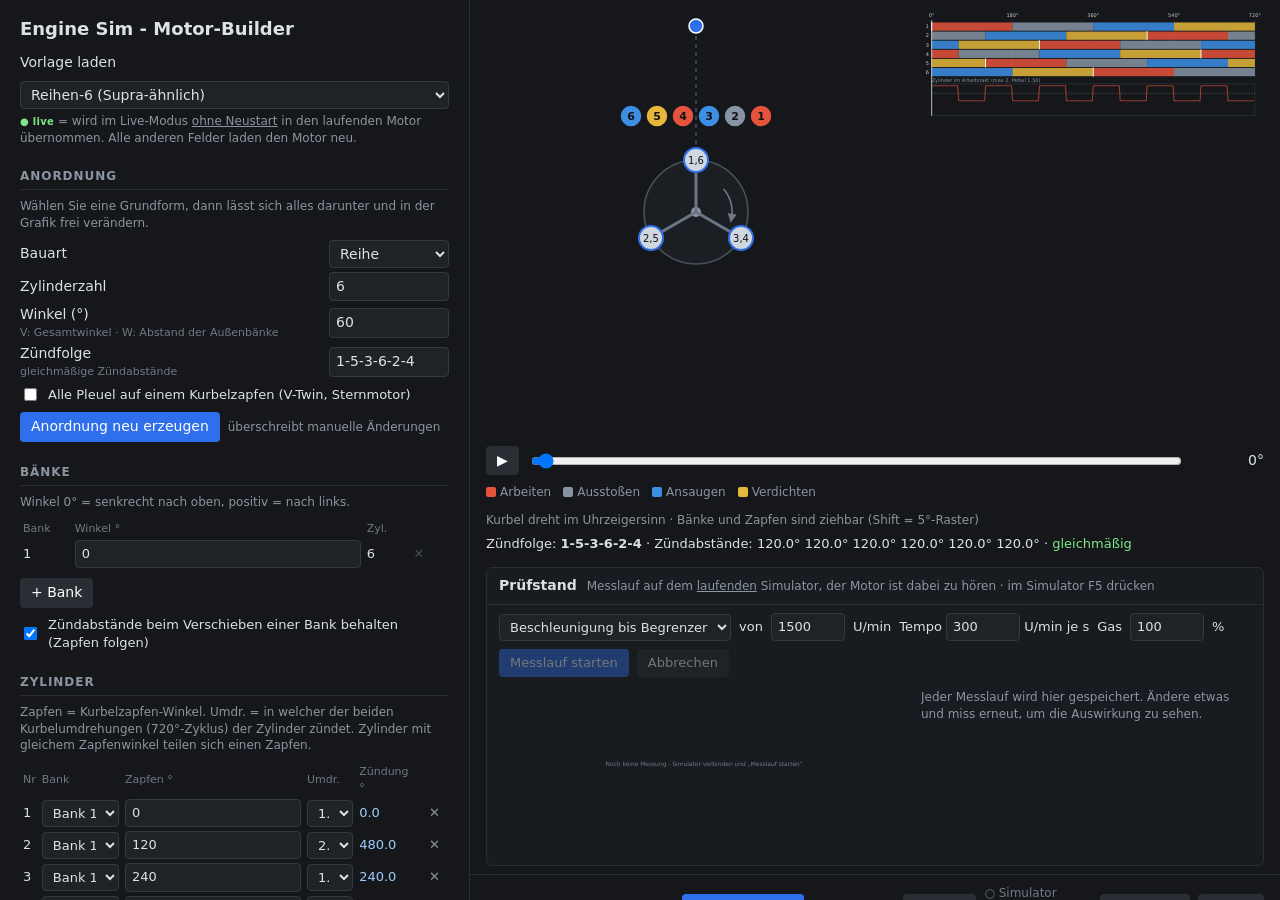
<file: tools/engine-builder.html>
<!DOCTYPE html>
<html lang="de">
<head>
<meta charset="utf-8">
<title>Engine Sim - Motor-Builder</title>
<style>
    * { box-sizing: border-box; }
    body { margin: 0; font: 14px/1.4 system-ui, sans-serif; background: #15171a; color: #dde1e6; display: flex; height: 100vh; }
    #form { width: 470px; flex: none; overflow-y: auto; padding: 16px 20px 40px; border-right: 1px solid #2a2e34; }
    #out { flex: 1; overflow-y: auto; min-width: 0; display: flex; flex-direction: column; }
    h1 { font-size: 18px; margin: 0 0 12px; }
    h2 { font-size: 12px; text-transform: uppercase; letter-spacing: .08em; color: #8b95a1; margin: 22px 0 8px; border-bottom: 1px solid #2a2e34; padding-bottom: 4px; }
    label.f { display: grid; grid-template-columns: 1fr 120px; gap: 8px; align-items: center; margin: 4px 0; }
    .sliderbox { display: flex; flex-direction: column; gap: 3px; min-width: 0; }
    .sliderbox input[type=range] { width: 100%; margin: 0; padding: 0; accent-color: #3b82f6; }
    label.f span small { color: #6f7a86; display: block; font-size: 11px; }
    label.wide { grid-template-columns: 1fr; }
    div.f.ro { display: grid; grid-template-columns: 1fr 160px; gap: 8px; align-items: center; margin: 6px 0; }
    div.f.ro span small { color: #6f7a86; display: block; font-size: 11px; }
    div.f.ro output { font-weight: 600; color: #fff; text-align: right; font-variant-numeric: tabular-nums; }
    div.f.ro output small { display: block; color: #8b95a1; font-weight: 400; font-size: 11px; }
    label.chk { display: flex; gap: 8px; align-items: center; margin: 6px 0; font-size: 13px; }
    label.chk input { width: auto; }
    input, select { background: #1f2327; color: inherit; border: 1px solid #333940; border-radius: 4px; padding: 4px 6px; font: inherit; width: 100%; }
    table { width: 100%; border-collapse: collapse; font-size: 13px; }
    td, th { padding: 2px 3px; text-align: left; font-weight: normal; }
    th { color: #6f7a86; font-size: 11px; }
    tr.sel td { background: #26303d; }
    td.fire { color: #9ecbff; font-variant-numeric: tabular-nums; }
    .stats { display: flex; gap: 8px; flex-wrap: wrap; margin: 12px 0 0; }
    .chip { background: #1f2327; border: 1px solid #333940; border-radius: 4px; padding: 3px 8px; font-size: 12px; }
    .chip b { color: #fff; }
    #msgs { margin: 10px 0 0; font-size: 12px; }
    .err { color: #ff7b72; } .warn { color: #e3b341; } .ok { color: #7ee787; }
    button { background: #2f6feb; color: #fff; border: 0; border-radius: 4px; padding: 5px 11px; font: inherit; cursor: pointer; }
    button.sec { background: #2a2e34; }
    button.x { background: none; color: #8b95a1; padding: 0 6px; }
    button:disabled { opacity: .4; cursor: default; }
    .row { display: flex; gap: 8px; align-items: center; margin: 8px 0; }
    #gfx { display: flex; gap: 12px; padding: 12px 16px 0; align-items: flex-start; }
    #endwrap { width: 420px; flex: none; touch-action: none; user-select: none; }
    #tlwrap { flex: 1; min-width: 0; }
    svg text { fill: #c9d1d9; font: 11px system-ui, sans-serif; }
    #ctrl { display: flex; gap: 10px; align-items: center; padding: 8px 16px; }
    #ctrl input[type=range] { flex: 1; }
    #legend { display: flex; gap: 12px; padding: 0 16px; font-size: 12px; color: #8b95a1; flex-wrap: wrap; }
    #legend i { display: inline-block; width: 10px; height: 10px; border-radius: 2px; margin-right: 4px; vertical-align: -1px; }
    #info { padding: 6px 16px; font-size: 13px; }
    #bar { padding: 10px 16px; border-top: 1px solid #2a2e34; border-bottom: 1px solid #2a2e34; display: flex; gap: 8px; align-items: center; margin-top: 8px; }
    #bar input { width: 240px; }
    pre { margin: 0; padding: 14px 18px; overflow: auto; flex: 1; min-height: 320px; font: 12px/1.45 Consolas, monospace; white-space: pre; }
    #hint { padding: 8px 16px; font-size: 12px; color: #8b95a1; border-top: 1px solid #2a2e34; }
    code { background: #1f2327; padding: 1px 4px; border-radius: 3px; }
    .help { font-size: 12px; color: #8b95a1; margin: 4px 0 8px; }
    #dynoPanel { margin: 8px 16px 0; border: 1px solid #2a2e34; border-radius: 6px; background: #181b1f; }
    #dynoPanel .dynohead { padding: 8px 12px; border-bottom: 1px solid #2a2e34; display: flex; gap: 10px; align-items: baseline; }
    #dynoPanel .dynoctl { padding: 8px 12px; display: flex; gap: 8px; align-items: center; flex-wrap: wrap; font-size: 13px; }
    #dynoPanel .dynoctl input { width: 74px; }
    #dynoPanel .dynomain { display: flex; gap: 12px; padding: 0 12px 12px; align-items: flex-start; }
    #dChart { flex: 1; min-width: 0; }
    #dRuns { width: 330px; flex: none; font-size: 12px; max-height: 300px; overflow-y: auto; }
    .run { display: grid; grid-template-columns: 16px 1fr auto; gap: 6px; align-items: start; padding: 5px 0; border-bottom: 1px solid #23272c; }
    .run .sw { width: 12px; height: 12px; border-radius: 3px; margin-top: 2px; cursor: pointer; }
    .run input.nm { width: 100%; padding: 1px 4px; font-size: 12px; }
    .run small { display: block; color: #8b95a1; line-height: 1.3; }
    .run small.chg { color: #e3b341; }
    #dBar { height: 4px; background: #23272c; border-radius: 2px; margin: 0 12px 8px; overflow: hidden; display: none; }
    #dBar i { display: block; height: 100%; width: 0; background: #2f6feb; transition: width .3s; }
    table.map { width: auto; border-collapse: separate; border-spacing: 2px; }
    table.map th, table.map td { padding: 0; }
    table.map th:first-child { font-size: 10px; color: #6f7a86; padding-right: 4px; white-space: nowrap; }
    table.map input { width: 54px; text-align: center; padding: 3px 2px; font-size: 12px; border-radius: 3px; }
    table.map td input { color: #fff; border-color: #2a2e34; }
    table.map th input { background: #1f2327; color: #9ecbff; }
    .livetag { color: #7ee787; font-size: 10px; font-weight: 600; letter-spacing: .03em; margin-left: 4px; }
</style>
</head>
<body>
<div id="form"></div>
<div id="out">
    <div id="gfx">
        <div id="endwrap"></div>
        <div id="tlwrap"></div>
    </div>
    <div id="ctrl">
        <button id="play" class="sec">▶</button>
        <input id="alpha" type="range" min="0" max="719" step="1" value="0">
        <span id="alphaLabel" style="width:70px;text-align:right"></span>
    </div>
    <div id="legend">
        <span><i style="background:#e5533d"></i>Arbeiten</span>
        <span><i style="background:#8794a3"></i>Ausstoßen</span>
        <span><i style="background:#3d8fe5"></i>Ansaugen</span>
        <span><i style="background:#e5b83d"></i>Verdichten</span>
        <span>Kurbel dreht im Uhrzeigersinn · Bänke und Zapfen sind ziehbar (Shift = 5°-Raster)</span>
    </div>
    <div id="info"></div>
    <div id="dynoPanel">
        <div class="dynohead"><b>Prüfstand</b><span class="help" style="margin:0">Messlauf auf dem <u>laufenden</u> Simulator, der Motor ist dabei zu hören · im Simulator F5 drücken</span></div>
        <div class="dynoctl">
            <select id="dMode" style="width:auto" title="Beschleunigung: Vollgas-Zug ohne feste Stufen, wie auf dem Rollenprüfstand. Stufen: Drehzahl wird gehalten und gemittelt (stationär).">
                <option value="ramp">Beschleunigung bis Begrenzer</option>
                <option value="steps">Stufen (stationär)</option>
            </select>
            von <input id="dStart" type="number" value="1500" step="100">
            <span id="dStepsOnly" style="display:none">bis <input id="dEnd" type="number" value="6000" step="100"> Schritt <input id="dStep" type="number" value="500" step="50"></span> U/min
            <span id="dRampOnly" title="Wie schnell die Drehzahl steigt. Langsamer = genauer, dauert aber länger.">Tempo <input id="dRate" type="number" value="300" min="50" max="2000" step="50"> U/min je s</span>
            Gas <input id="dThr" type="number" value="100" min="0" max="100" step="5"> %
            <button id="dRun" disabled>Messlauf starten</button>
            <button id="dStop" class="sec" disabled>Abbrechen</button>
            <span id="dState" style="color:#8b95a1"></span>
        </div>
        <div id="dBar"><i></i></div>
        <div class="dynomain"><div id="dChart"></div><div id="dRuns"></div></div>
    </div>
    <div id="bar">
        <input id="filename" type="text" value="my_engine.mr">
        <button id="dl">.mr herunterladen</button>
        <button id="cp" class="sec">Kopieren</button>
        <button id="live" class="sec" title="Ausweichlösung: schreibt jede Änderung in eine Datei, die Sie auswählen (assets/engines/custom/live_engine.mr)">Per Datei…</button>
        <span id="liveState" style="font-size:12px;color:#8b95a1"></span>
        <span id="liveStats" style="font-size:12px;color:#8b95a1"></span>
        <span style="flex:1"></span>
        <button id="jsave" class="sec">Konfig speichern</button>
        <button id="jload" class="sec">Konfig laden</button>
        <input id="jfile" type="file" accept=".json" style="display:none;width:auto">
    </div>
    <pre id="liveError" style="display:none;min-height:0;flex:none;color:#ff7b72;border-bottom:1px solid #2a2e34;max-height:160px;white-space:pre-wrap"></pre>
    <pre id="code"></pre>
    <div id="hint"></div>
</div>

<script>
/* ============================================================
   Parameter fields (everything except the cylinder arrangement)
   [key, label, hint, default, type]   type: n = number, t = text, array = select
   ============================================================ */
const SECTIONS = [
    ["Allgemein", [
        ["name", "Name", "", "My Engine", "t"],
    ]],
    ["Hubraum", [
        ["bore", "Bohrung (mm)", "", 86, "n"],
        ["stroke", "Hub (mm)", "", 86, "n"],
        ["rodLength", "Pleuellänge (mm)", "", 142, "n"],
        ["compHeight", "Kompressionshöhe (mm)", "Kolbenbolzen bis Kolbenboden", 32.8, "n"],
        ["chamber", "Brennraumvolumen (cc)", "Restvolumen im oberen Totpunkt", 50, "n"],
        ["compression", "Verdichtung (:1)", "(Hubraum/Zyl. + Brennraum) / Brennraum - Eingabe ändert das Brennraumvolumen", 11, "n"],
    ]],
    ["Massen", [
        ["pistonMass", "Kolben + Bolzen (g)", "", 250, "n"],
        ["rodMass", "Pleuel (g)", "", 500, "n"],
        ["crankMass", "Kurbelwelle (kg)", "", 15, "n"],
        ["flywheelMass", "Schwungrad (kg)", "", 10, "n"],
        ["flywheelRadius", "Schwungrad-Radius (mm)", "", 178, "n"],
        ["friction", "Reibmoment (Nm)", "", 8, "n"],
    ]],
    ["Nockenwelle", [
        ["intakeDuration", "Einlass-Dauer @0.05\" (°)", "", 222, "n"],
        ["exhaustDuration", "Auslass-Dauer @0.05\" (°)", "", 226, "n"],
        ["intakeLift", "Einlass-Hub (mm)", "", 9.8, "n"],
        ["exhaustLift", "Auslass-Hub (mm)", "", 9.6, "n"],
        ["intakeCenter", "Einlass-Mittellinie (°)", "", 116, "n"],
        ["exhaustCenter", "Auslass-Mittellinie (°)", "", 112, "n"],
    ]],
    ["Nockenumschaltung (VTEC)", [
        ["camSwitch", "Zweites Nockenprofil", "wie VTEC: ab der Umschaltdrehzahl wirkt das hohe Profil", "off", ["off:aus", "on:an"]],
        ["camSwitchRpm", "Umschaltdrehzahl (U/min)", "hohes Profil ab dieser Drehzahl", 5000, "n"],
        ["camHysteresis", "Hysterese (U/min)", "zurück erst unterhalb Umschaltdrehzahl minus Hysterese", 300, "n"],
        ["camMinThrottle", "Mindest-Gaspedal (%)", "darunter bleibt das niedrige Profil", 30, "n"],
        ["camMinMap", "Mindest-Saugrohrdruck (kPa)", "darunter bleibt das niedrige Profil", 60, "n"],
        ["highIntakeLift", "Einlass-Hub hoch (mm)", "", 11.5, "n"],
        ["highExhaustLift", "Auslass-Hub hoch (mm)", "", 10.5, "n"],
        ["highIntakeDuration", "Einlass-Dauer hoch @0.05\" (°)", "", 240, "n"],
        ["highExhaustDuration", "Auslass-Dauer hoch @0.05\" (°)", "", 232, "n"],
        ["highIntakeCenter", "Einlass-Mittellinie hoch (°)", "", 110, "n"],
        ["highExhaustCenter", "Auslass-Mittellinie hoch (°)", "", 110, "n"],
    ]],
    ["Ansaugung / Abgas", [
        ["carbCfm", "Drosselklappe (CFM)", "", 500, "n"],
        ["runnerLength", "Saugrohr-Länge (mm)", "", 150, "n"],
        ["idlePlate", "Leerlauf-Drosselstellung", "0..1, näher an 1 = weniger Gas", 0.994, "n"],
        ["exhaustMode", "Abgasanlagen", "", "bank", ["bank:eine pro Bank", "one:eine für alle", "cyl:eine pro Zylinder"]],
        ["primaryLength", "Fächerkrümmer-Länge (mm)", "", 500, "n"],
        ["exhaustLength", "Auspuff-Länge (mm)", "", 2500, "n"],
        ["exhaustIr", "Klang", "", "mild_exhaust_0_reverb", ["mild_exhaust_0_reverb:Mild", "mild_exhaust_0:Mild (trocken)", "sharp_0:Scharf", "minimal_muffling_01:Offen 1", "minimal_muffling_02:Offen 2", "minimal_muffling_03:Offen 3", "real_engine_0:Real 0", "real_engine_1:Real 1", "real_engine_2:Real 2"]],
        ["audioVolume", "Lautstärke", "", 0.5, "n"],
    ]],
    ["Kraftstoff / Klopfen", [
        ["fuel", "Kraftstoff", "setzt Oktanzahl und Ethanol-Anteil", "super95", ["super95:Super 95", "super98:Super Plus 98", "super100:Super 100", "e10:E10", "e20:E20", "e85:E85", "custom:Eigener Wert"]],
        ["octane", "Oktanzahl (ROZ)", "bestimmt, wie früh das Restgas klopft", 95, "n"],
        ["ethanol", "Ethanol-Anteil (%)", "ändert Brennwert und Luftbedarf", 0, "n"],
        ["knockModel", "Klopfen simulieren", "", "on", ["on:an", "off:aus"]],
        ["knockDamage", "Motorschaden durch Klopfen", "", "on", ["on:an", "off:aus"]],
    ]],
    ["Zündung / Drehzahl", [
        ["redline", "Redline (U/min)", "", 6500, "n"],
        ["revLimit", "Drehzahlbegrenzer (U/min)", "", 7000, "n"],
        ["advanceIdle", "Zündwinkel Leerlauf (°)", "", 12, "n"],
        ["advanceMax", "Zündwinkel max (°)", "", 34, "n"],
        ["starterTorque", "Anlasser-Moment (Nm)", "", 200, "n"],
    ]],
    ["Fahrzeug", [
        ["carMass", "Masse (kg)", "", 1500, "n"],
        ["drag", "cw-Wert", "", 0.32, "n"],
        ["frontalArea", "Stirnfläche (m²)", "", 2.1, "n"],
        ["diff", "Hinterachs-Übersetzung", "", 3.4, "n"],
        ["tire", "Reifenradius (mm)", "", 310, "n"],
        ["gears", "Gänge", "Komma-getrennt", "3.6, 2.2, 1.5, 1.15, 0.9, 0.75", "t"],
        ["clutch", "Max. Kupplungsmoment (Nm)", "", 500, "n"],
    ]],
];

// Parameters the simulator re-reads every step: changing them in live mode patches the running engine
// without a restart (see EngineSimApplication::applyLiveTuning). Everything else needs a full reload.
const LIVE_KEYS = ["idlePlate", "revLimit", "advanceIdle", "advanceMax", "starterTorque", "friction", "octane", "knockModel", "knockDamage",
    "intakeDuration", "exhaustDuration", "intakeLift", "exhaustLift",
    "highIntakeLift", "highExhaustLift", "highIntakeDuration", "highExhaustDuration",
    "camSwitchRpm", "camHysteresis", "camMinThrottle", "camMinMap"];

// Fuels: typical research octane numbers (RON) of the market grades and the ethanol share by volume.
// E10/E20/E85 values are approximations, they can be changed in the form ("Eigener Wert").
const FUELS = {
    super95: { ron: 95, ethanol: 0 },
    super98: { ron: 98, ethanol: 0 },
    super100: { ron: 100, ethanol: 0 },
    e10: { ron: 95, ethanol: 10 },
    e20: { ron: 98, ethanol: 20 },
    e85: { ron: 105, ethanol: 85 },
};

// Energy content and fuel mass of a gasoline/ethanol blend (ethanol: 0.789 kg/L, 62 % of the energy per kg,
// 60 % of the oxygen demand per kg). The combustion model always burns with the stoichiometry of octane
// (12.5 mol O2 per mol fuel), so the blend is expressed as a pseudo fuel with that oxygen demand:
// the "mole" is heavier by the factor by which the blend needs more fuel mass per oxygen, and the energy
// density is that of the blend. Result: energy per air about the same as gasoline, fuel consumption higher.
function fuelProps(ethanolPercent) {
    const v = Math.min(Math.max(ethanolPercent || 0, 0), 100) / 100;
    const rhoE = 0.789, rhoG = 0.755;
    const massE = v > 0 ? rhoE * v / (rhoE * v + rhoG * (1 - v)) : 0, massG = 1 - massE;
    const oxygenPerKg = massG + massE * 0.595;                 // oxygen demand per kg of fuel, relative to gasoline
    return { energy: 48.1 * (massG + massE * 0.616), density: rhoG * (1 - v) + rhoE * v, molarMass: 100 / oxygenPerKg };
}


// Fields that drive the automatic arrangement generator
const AUTO_DEFAULTS = { layout: "inline", cylinders: 6, angle: 60, firing: "1-5-3-6-2-4", singlePin: false };

const PRESETS = {
    "Reihen-6 (Supra-ähnlich)": {},
    "Reihen-4": { name: "Inline 4", layout: "inline", cylinders: 4, firing: "1-3-4-2", bore: 86, stroke: 86, rodLength: 143, redline: 7000, revLimit: 7500, carbCfm: 400, advanceMax: 32 },
    "Reihen-3": { name: "Inline 3", layout: "inline", cylinders: 3, firing: "1-2-3", bore: 74, stroke: 76, rodLength: 130, compHeight: 30, chamber: 40, pistonMass: 300, rodMass: 380, crankMass: 8, redline: 7000, revLimit: 7500, carbCfm: 300 },
    "V6 60°": { name: "V6 60", layout: "v", angle: 60, cylinders: 6, firing: "1-2-3-4-5-6", bore: 88.9, stroke: 88.4, rodLength: 130.6, compHeight: 25.4, chamber: 67, redline: 5500, revLimit: 5600, carbCfm: 400 },
    "V8 90° (LS-ähnlich)": { name: "V8 90", layout: "v", angle: 90, cylinders: 8, firing: "1-8-7-2-6-5-4-3", bore: 99, stroke: 92, rodLength: 155, compHeight: 33, chamber: 60, pistonMass: 480, rodMass: 600, crankMass: 20, redline: 6500, revLimit: 6800, carbCfm: 650, intakeDuration: 230, exhaustDuration: 236 },
    "Reihen-4 VTEC (Honda-ähnlich)": { name: "VTEC I4", layout: "inline", cylinders: 4, firing: "1-3-4-2", bore: 81, stroke: 87.2, rodLength: 138, compHeight: 25.4, chamber: 41.6, redline: 8400, revLimit: 9000, carbCfm: 650, runnerLength: 178, primaryLength: 254, intakeLift: 6.9, exhaustLift: 6.5, intakeDuration: 210, exhaustDuration: 190, intakeCenter: 114, exhaustCenter: 114, camSwitch: "on", camSwitchRpm: 6200, camHysteresis: 300, advanceMax: 24 },
    "Boxer-4 (EJ-ähnlich)": { name: "Flat 4", layout: "flat", cylinders: 4, firing: "1-3-2-4", bore: 99.5, stroke: 79, rodLength: 130.5, compHeight: 33, chamber: 55, redline: 6500, revLimit: 6700, carbCfm: 400, crankMass: 12 },
    "W12 (3 Bänke)": { name: "W12", layout: "w", angle: 20, cylinders: 12, firing: "1-2-3-4-5-6-7-8-9-10-11-12", bore: 84, stroke: 90, rodLength: 154, chamber: 50, redline: 6500, revLimit: 6800, carbCfm: 800, exhaustMode: "bank" },
    "V-Twin 45° (Einzelzapfen)": { name: "V-Twin", layout: "v", angle: 45, cylinders: 2, firing: "1-2", singlePin: true, bore: 98, stroke: 100, rodLength: 160, compHeight: 35, chamber: 70, pistonMass: 400, rodMass: 500, crankMass: 10, flywheelMass: 8, redline: 6500, revLimit: 6800, carbCfm: 250, starterTorque: 80 },
    "Sternmotor 5": { name: "Radial 5", layout: "radial", cylinders: 5, firing: "1-3-5-2-4", singlePin: true, bore: 129, stroke: 140, rodLength: 260, compHeight: 50, chamber: 280, pistonMass: 1500, rodMass: 1000, crankMass: 20, flywheelMass: 10, flywheelRadius: 200, redline: 2800, revLimit: 3000, carbCfm: 600, intakeDuration: 240, exhaustDuration: 240, intakeCenter: 114, exhaustCenter: 114, exhaustMode: "one", starterTorque: 300 },
};

/* ============================================================
   Model: cfg = { banks: [angle°, ...], cyls: [{ bank, pin, rev }, ...] }
     bank  - index into banks
     pin   - crank pin angle (0..360), same sense as bank angles
     rev   - 0/1: fires in the first / second crank revolution of the 720° cycle
   Firing angle of a cylinder: mod(pin - (bankAngle - bank0Angle), 360) + 360 * rev
   (this reproduces the pin/bank relations of the existing engines in assets/engines)
   ============================================================ */
const mod = (a, m) => ((a % m) + m) % m;
const r4 = x => Math.round(x * 10000) / 10000;
const f = x => { const s = String(r4(x)); return /[.e]/.test(s) ? s : s + ".0"; };
const circ = (a, b) => { const d = Math.abs(a - b) % 720; return Math.min(d, 720 - d); };

function bankDelta(cfg, cyl) { return cfg.banks[cyl.bank] - cfg.banks[0]; }
function fireOf(cfg, cyl) {
    let x = mod(cyl.pin - bankDelta(cfg, cyl), 360);
    if (x > 360 - 1e-4) x = 0;
    return x + 360 * (cyl.rev ? 1 : 0);
}

function parseFiring(text, n) {
    const order = String(text).split(/[^0-9]+/).filter(Boolean).map(Number);
    const errors = [];
    if (order.length !== n) errors.push(`Zündfolge hat ${order.length} Einträge, erwartet ${n}.`);
    const seen = new Set(order);
    for (let c = 1; c <= n; c++) if (!seen.has(c)) errors.push(`Zylinder ${c} fehlt in der Zündfolge.`);
    if (seen.size !== order.length) errors.push("Zündfolge enthält doppelte Zylinder.");
    if (order.some(c => c < 1 || c > n)) errors.push(`Zündfolge enthält Zylinder außerhalb 1..${n}.`);
    return { order, errors };
}

function defaultFiring(layout, n) {
    const known = { inline: { 3: "1-2-3", 4: "1-3-4-2", 5: "1-2-4-5-3", 6: "1-5-3-6-2-4" },
        v: { 2: "1-2", 6: "1-2-3-4-5-6", 8: "1-8-7-2-6-5-4-3" }, flat: { 2: "1-2", 4: "1-3-2-4" } };
    if (known[layout] && known[layout][n]) return known[layout][n];
    if (layout === "radial" && n % 2) return Array.from({ length: n }, (_, i) => 1 + (2 * i) % n).join("-");
    return Array.from({ length: Math.max(0, n) }, (_, i) => i + 1).join("-");
}

// Build banks + cylinders from a layout, a cylinder count and a firing order (even-fire spacing)
function autoLayout(o) {
    const n = Math.round(o.cylinders);
    const errors = [];
    if (!(n >= 1 && n <= 24)) return { cfg: { banks: [0], cyls: [] }, errors: ["Zylinderzahl muss zwischen 1 und 24 liegen."] };
    const banks = o.layout === "v" ? [o.angle / 2, -o.angle / 2]
        : o.layout === "flat" ? [90, -90]
        : o.layout === "w" ? [o.angle, 0, -o.angle]
        : o.layout === "radial" ? Array.from({ length: n }, (_, i) => -360 * i / n)
        : [0];
    const { order, errors: fe } = parseFiring(o.firing, n);
    errors.push(...fe);
    const idx = {};
    (fe.length ? Array.from({ length: n }, (_, i) => i + 1) : order).forEach((c, i) => { idx[c] = i; });
    const cyls = [];
    for (let c = 1; c <= n; c++) {
        const bank = o.layout === "radial" ? c - 1 : (c - 1) % banks.length;
        const T = idx[c] * 720 / n;
        const d = banks[bank] - banks[0];
        let pin, rev;
        if (o.singlePin) {                                   // all rods on one pin, timing follows from the bank geometry
            const f0 = mod(-d, 360), f1 = f0 + 360;
            pin = 0; rev = circ(f1, T) < circ(f0, T) ? 1 : 0;
        } else {
            pin = r4(mod(T + d, 360)); if (pin >= 360) pin = 0;
            rev = T >= 360 - 1e-9 ? 1 : 0;
        }
        cyls.push({ bank, pin, rev });
    }
    return { cfg: { banks, cyls }, errors };
}

function analyze(p, cfg) {
    const n = cfg.cyls.length;
    const errors = [], warnings = [];
    if (n < 1) errors.push("Mindestens ein Zylinder nötig.");
    if (n > 24) errors.push("Maximal 24 Zylinder.");
    cfg.banks.forEach((_, b) => { if (!cfg.cyls.some(c => c.bank === b)) errors.push(`Bank ${b + 1} hat keine Zylinder.`); });
    for (const k of ["bore", "stroke", "rodLength", "chamber", "compHeight"]) if (!(p[k] > 0)) errors.push(`${k} muss > 0 sein.`);
    if (p.rodLength < p.stroke / 2 + 10) warnings.push("Pleuel sehr kurz im Verhältnis zum Hub.");
    if (p.revLimit < p.redline) warnings.push("Drehzahlbegrenzer liegt unter der Redline.");
    const camOk = (lift, dur) => lift >= 3 && lift <= 22 && dur >= 150 && dur <= 330;
    if (!camOk(p.intakeLift, p.intakeDuration) || !camOk(p.exhaustLift, p.exhaustDuration)) errors.push("Nockenwelle: Hub 3…22 mm und Dauer 150…330° erlaubt.");
    if (p.camSwitch === "on") {
        if (!camOk(p.highIntakeLift, p.highIntakeDuration) || !camOk(p.highExhaustLift, p.highExhaustDuration)) errors.push("Hohes Nockenprofil: Hub 3…22 mm und Dauer 150…330° erlaubt.");
        if (!(p.camSwitchRpm >= 500 && p.camSwitchRpm <= 20000) || !(p.camHysteresis >= 0)) errors.push("Umschaltdrehzahl und Hysterese ungültig.");
        if (p.camSwitchRpm > p.redline) warnings.push("Die Umschaltdrehzahl liegt über der Redline - das hohe Profil wird nie genutzt.");
        if (p.highIntakeLift < p.intakeLift) warnings.push("Das hohe Profil hat weniger Einlass-Hub als das niedrige.");
    }
    if (p.knockModel === "on" && !(p.octane >= 60 && p.octane <= 130)) errors.push("Oktanzahl muss zwischen 60 und 130 liegen.");
    if (!(p.ethanol >= 0 && p.ethanol <= 100)) errors.push("Ethanol-Anteil muss zwischen 0 und 100 % liegen.");
    const igm = p.ignMap;
    if (igm && igm.on) {
        const ascending = arr => arr.length > 0 && arr.every((v, i) => Number.isFinite(v) && (i === 0 || v > arr[i - 1]));
        if (!ascending(igm.rpm) || !ascending(igm.load)) errors.push("Zündkennfeld: Drehzahl- und Lastachse müssen aufsteigend sein.");
        else if (igm.adv.some(row => row.length !== igm.load.length || row.some(v => !Number.isFinite(v)))) errors.push("Zündkennfeld enthält ungültige Werte.");
        else if (igm.adv.flat().some(v => v < -10 || v > 90)) warnings.push("Zündkennfeld: Werte außerhalb von -10…90° vor OT.");
    }
    const vdCyl = Math.PI / 4 * p.bore * p.bore * p.stroke / 1000;      // cc
    const cr = (vdCyl + p.chamber) / p.chamber;
    if (cr > 14) warnings.push("Verdichtung über 14:1 - für Benziner unrealistisch.");
    if (cr < 6) warnings.push("Verdichtung unter 6:1 - Motor läuft evtl. nicht.");

    const fires = cfg.cyls.map(c => fireOf(cfg, c));
    const sorted = fires.map((a, i) => ({ a, c: i + 1 })).sort((x, y) => x.a - y.a || x.c - y.c);
    const intervals = sorted.map((s, i) => (i + 1 < sorted.length ? sorted[i + 1].a : sorted[0].a + 720) - s.a);
    const even = intervals.length > 0 && Math.max(...intervals) - Math.min(...intervals) < 0.5;
    if (sorted.length > 1 && !even) warnings.push("Ungleichmäßige Zündabstände (gewollt? - klingt dann „wild“).");
    return { n, errors, warnings, fires, order: sorted.map(s => s.c), intervals, even,
        vdCyl, displacement: vdCyl * n / 1000, cr };
}

function ident(name) {
    const s = String(name).toLowerCase().replace(/[^a-z0-9]+/g, "_").replace(/^_+|_+$/g, "");
    return "custom_" + (s || "engine");
}

function fnv1a(str) {
    let x = 0x811c9dc5;
    for (let i = 0; i < str.length; i++) { x ^= str.charCodeAt(i); x = Math.imul(x, 0x01000193) >>> 0; }
    return x.toString(16).padStart(8, "0");
}

function generate(p, cfg) {
    const body = generateBody(p, cfg);
    const neutral = { ...p };
    LIVE_KEYS.forEach(k => { neutral[k] = 0; });
    const structure = fnv1a(generateBody(neutral, cfg).text);

    const curve = [];
    for (let r = 0; r <= Math.max(p.redline, 1000); r += 1000) {
        curve.push(`${r}:${f(p.advanceIdle + (p.advanceMax - p.advanceIdle) * Math.min(1, r / 4000))}`);
    }
    const header = [
        `// builder:structure ${structure}`,
        `// builder:live idle_throttle_plate_position ${f(p.idlePlate)}`,
        `// builder:live rev_limit_rpm ${f(p.revLimit)}`,
        `// builder:live starter_torque_nm ${f(p.starterTorque)}`,
        `// builder:live friction_torque_nm ${f(p.friction)}`,
        `// builder:live timing_curve ${curve.join(" ")}`,
        `// builder:live fuel_octane ${f(p.knockModel === "on" ? p.octane : 0)}`,
        `// builder:live knock_damage ${p.knockDamage === "on" ? 1 : 0}`,
        `// builder:live engine_repair ${p.repairCounter || 0}`,
        `// builder:live cam_low ${f(p.intakeLift)} ${f(p.intakeDuration)} ${f(p.exhaustLift)} ${f(p.exhaustDuration)}`,
    ];
    if (p.camSwitch === "on") {
        header.push(`// builder:live cam_high ${f(p.highIntakeLift)} ${f(p.highIntakeDuration)} ${f(p.highExhaustLift)} ${f(p.highExhaustDuration)}`);
        header.push(`// builder:live cam_switch ${f(p.camSwitchRpm)} ${f(p.camHysteresis)} ${f(p.camMinThrottle)} ${f(p.camMinMap)}`);
    }
    const igmap = p.ignMap;
    if (igmap && igmap.on && igmap.adv.length === igmap.rpm.length) {
        header.push(`// builder:live map_rpm ${igmap.rpm.join(" ")}`);
        header.push(`// builder:live map_load ${igmap.load.join(" ")}`);
        header.push(`// builder:live map_adv ${igmap.adv.flat().join(" ")}`);
    }
    return { ...body, text: header.join("\n") + "\n" + body.text, structure };
}

function generateBody(p, cfg) {
    const a = analyze(p, cfg);
    const vtec = p.camSwitch === "on";
    const fp = fuelProps(p.ethanol);
    const octaneEff = p.knockModel === "on" ? p.octane : 0;      // 0 switches the knock model off
    const n = cfg.cyls.length;
    const id = ident(p.name);
    const nb = cfg.banks.length;
    const bankAngles = cfg.banks.map(x => { const m = mod(x + 180, 360) - 180; return m === -180 ? 180 : m; });
    const cyls = cfg.cyls.map((c, i) => ({ c: i + 1, bank: c.bank, pin: mod(c.pin, 360), fire: a.fires[i] }));
    const banks = bankAngles.map((angle, b) => ({ angle, cyls: cyls.filter(x => x.bank === b) }));
    banks.forEach(b => b.cyls.forEach((x, i) => { x.pos = i; x.count = b.cyls.length; }));

    // rod journals: cylinders with the same pin angle share one journal
    const journals = [];
    for (const x of cyls) {
        const key = r4(x.pin);
        let j = journals.find(q => q.key === key);
        if (!j) { j = { key, users: [] }; journals.push(j); }
        j.users.push(x.c);
        x.j = journals.indexOf(j);
    }

    const s = Math.pow(p.bore / 88.9, 2);          // scales ports with bore area
    const L = [];
    const w = (t = "") => L.push(t);

    w(`// Generated by tools/engine-builder.html`);
    w(`// ${n} cyl, ${nb} bank(s), ${a.displacement.toFixed(2)} L, ${a.cr.toFixed(1)}:1, firing order ${a.order.join("-")}${a.even ? "" : " (uneven)"}`);
    w(`import "engine_sim.mr"`);
    w();
    w(`units units()`);
    w(`constants constants()`);
    w(`impulse_response_library ir_lib()`);
    w(`label cycle(2 * 360 * units.deg)`);
    w();

    w(`private node ${id}_wires {`);
    for (let c = 1; c <= n; c++) w(`    output wire${c}: ignition_wire();`);
    w(`}`);
    w();

    const intakeFlow = [[0, 0], [50, 58], [100, 103], [150, 156], [200, 214], [250, 249], [300, 268], [350, 280], [400, 280], [450, 281]];
    const exhaustFlow = [[0, 0], [50, 37], [100, 72], [150, 113], [200, 160], [250, 196], [300, 222], [350, 235], [400, 245], [450, 246]];
    const flowFn = (name, tbl) => [`    function ${name}(50 * units.thou)`, `    ${name}`,
        ...tbl.map(([l, q]) => `        .add_flow_sample(${l} * lift_scale, ${q} * flow_attenuation)`), ``];
    w(`private node ${id}_head {`);
    w(`    input intake_camshaft;`);
    w(`    input exhaust_camshaft;`);
    if (vtec) {
        w(`    input vtec_intake_camshaft;`);
        w(`    input vtec_exhaust_camshaft;`);
        w(`    input switch_rpm: ${f(p.camSwitchRpm)} * units.rpm;`);
        w(`    input switch_hysteresis: ${f(p.camHysteresis)} * units.rpm;`);
        w(`    input switch_min_throttle: ${f(p.camMinThrottle / 100)};`);
        w(`    input switch_min_manifold_pressure: ${f(p.camMinMap * 1000)};`);
    }
    w(`    input chamber_volume: ${f(p.chamber)} * units.cc;`);
    w(`    input intake_runner_volume: ${f(149.6 * s)} * units.cc;`);
    w(`    input intake_runner_cross_section_area: ${f(11.76 * s)} * units.cm2;`);
    w(`    input exhaust_runner_volume: ${f(50 * s)} * units.cc;`);
    w(`    input exhaust_runner_cross_section_area: ${f(25.8 * s)} * units.cm2;`);
    w();
    w(`    input flow_attenuation: ${f(s)};   // scaled with bore area`);
    w(`    input lift_scale: 1.0;`);
    w(`    input flip_display: false;`);
    w(`    alias output __out: head;`);
    w();
    L.push(...flowFn("intake_flow", intakeFlow));
    L.push(...flowFn("exhaust_flow", exhaustFlow));
    w(`    generic_cylinder_head head(`);
    w(`        chamber_volume: chamber_volume,`);
    w(`        intake_runner_volume: intake_runner_volume,`);
    w(`        intake_runner_cross_section_area: intake_runner_cross_section_area,`);
    w(`        exhaust_runner_volume: exhaust_runner_volume,`);
    w(`        exhaust_runner_cross_section_area: exhaust_runner_cross_section_area,`);
    w();
    w(`        intake_port_flow: intake_flow,`);
    w(`        exhaust_port_flow: exhaust_flow,`);
    if (vtec) {
        w(`        valvetrain: vtec_valvetrain(`);
        w(`            vtec_intake_camshaft: vtec_intake_camshaft,`);
        w(`            vtec_exhaust_camshaft: vtec_exhaust_camshaft,`);
        w(`            intake_camshaft: intake_camshaft,`);
        w(`            exhaust_camshaft: exhaust_camshaft,`);
        w(`            min_rpm: switch_rpm,`);
        w(`            hysteresis: switch_hysteresis,`);
        w(`            min_throttle_position: switch_min_throttle,`);
        w(`            manifold_vacuum: switch_min_manifold_pressure`);
        w(`        ),`);
    } else {
        w(`        valvetrain: standard_valvetrain(`);
        w(`            intake_camshaft: intake_camshaft,`);
        w(`            exhaust_camshaft: exhaust_camshaft`);
        w(`        ),`);
    }
    w(`        flip_display: flip_display`);
    w(`    )`);
    w(`}`);
    w();

    // camshaft(s): one intake/exhaust pair per bank, lobes in bank cylinder order
    w(`private node ${id}_camshaft {`);
    w(`    input intake_lobe_profile;`);
    w(`    input exhaust_lobe_profile;`);
    if (vtec) { w(`    input vtec_intake_lobe_profile;`); w(`    input vtec_exhaust_lobe_profile;`); }
    w(`    input intake_lobe_center: ${f(p.intakeCenter)} * units.deg;`);
    w(`    input exhaust_lobe_center: ${f(p.exhaustCenter)} * units.deg;`);
    if (vtec) {
        w(`    input vtec_intake_lobe_center: ${f(p.highIntakeCenter)} * units.deg;`);
        w(`    input vtec_exhaust_lobe_center: ${f(p.highExhaustCenter)} * units.deg;`);
    }
    w(`    input advance: 0 * units.deg;`);
    w(`    input base_radius: 0.75 * units.inch;`);
    w();
    for (let b = 0; b < nb; b++) {
        w(`    output intake_cam_${b}: _intake_cam_${b};`);
        w(`    output exhaust_cam_${b}: _exhaust_cam_${b};`);
        if (vtec) {
            w(`    output vtec_intake_cam_${b}: _vtec_intake_cam_${b};`);
            w(`    output vtec_exhaust_cam_${b}: _vtec_exhaust_cam_${b};`);
        }
    }
    w();
    w(`    camshaft_parameters params(`);
    w(`        advance: advance,`);
    w(`        base_radius: base_radius`);
    w(`    )`);
    w();
    for (let b = 0; b < nb; b++) {
        w(`    camshaft _intake_cam_${b}(params, lobe_profile: intake_lobe_profile)`);
        w(`    camshaft _exhaust_cam_${b}(params, lobe_profile: exhaust_lobe_profile)`);
        if (vtec) {
            w(`    camshaft _vtec_intake_cam_${b}(params, lobe_profile: vtec_intake_lobe_profile)`);
            w(`    camshaft _vtec_exhaust_cam_${b}(params, lobe_profile: vtec_exhaust_lobe_profile)`);
        }
    }
    w();
    w(`    label rot360(360 * units.deg)`);
    w();
    for (let b = 0; b < nb; b++) {
        const lobes = (sign, centre) => banks[b].cyls.map(x =>
            `        .add_lobe(rot360 ${sign} ${centre} + ${f(x.fire)} * units.deg) // cyl ${x.c}`).join("\n");
        w(`    _exhaust_cam_${b}`);
        w(lobes("-", "exhaust_lobe_center"));
        w(`    _intake_cam_${b}`);
        w(lobes("+", "intake_lobe_center"));
        if (vtec) {
            w(`    _vtec_exhaust_cam_${b}`);
            w(lobes("-", "vtec_exhaust_lobe_center"));
            w(`    _vtec_intake_cam_${b}`);
            w(lobes("+", "vtec_intake_lobe_center"));
        }
        w();
    }
    w(`}`);
    w();

    // engine
    const moment = (m, r) => `disk_moment_of_inertia(mass: ${m}, radius: ${r})`;
    w(`public node ${id} {`);
    w(`    alias output __out: engine;`);
    w();
    w(`    engine engine(`);
    w(`        name: "${String(p.name).replace(/"/g, "'")}",`);
    w(`        starter_torque: ${f(p.starterTorque)} * units.Nm,`);
    w(`        starter_speed: 500 * units.rpm,`);
    w(`        redline: ${f(p.redline)} * units.rpm,`);
    w(`        throttle_gamma: 2.0,`);
    w(`        fuel: fuel(`);
    w(`            octane: ${f(octaneEff)},`);
    w(`            molecular_mass: ${f(fp.molarMass)} * units.g,`);
    w(`            energy_density: ${f(fp.energy)} * units.kJ / units.g,`);
    w(`            density: ${f(fp.density)} * units.kg / units.L`);
    w(`        )`);
    w(`    )`);
    w();
    w(`    ${id}_wires wires()`);
    w();
    w(`    label stroke(${f(p.stroke)} * units.mm)`);
    w(`    label bore(${f(p.bore)} * units.mm)`);
    w(`    label rod_length(${f(p.rodLength)} * units.mm)`);
    w(`    label rod_mass(${f(p.rodMass)} * units.g)`);
    w(`    label compression_height(${f(p.compHeight)} * units.mm)`);
    w(`    label crank_mass(${f(p.crankMass)} * units.kg)`);
    w(`    label flywheel_mass(${f(p.flywheelMass)} * units.kg)`);
    w(`    label flywheel_radius(${f(p.flywheelRadius)} * units.mm)`);
    w();
    w(`    label crank_moment(`);
    w(`        ${moment("crank_mass", "stroke / 2")}`);
    w(`    )`);
    w(`    label flywheel_moment(`);
    w(`        ${moment("flywheel_mass", "flywheel_radius")}`);
    w(`    )`);
    w(`    label other_moment( // Moment from cams, pulleys, etc [estimated]`);
    w(`        ${moment("2 * units.kg", "5 * units.cm")}`);
    w(`    )`);
    w();
    w(`    crankshaft c0(`);
    w(`        throw: stroke / 2,`);
    w(`        flywheel_mass: flywheel_mass,`);
    w(`        mass: crank_mass,`);
    w(`        friction_torque: ${f(p.friction)} * units.Nm,`);
    w(`        moment_of_inertia:`);
    w(`            crank_moment + flywheel_moment + other_moment,`);
    w(`        position_x: 0.0,`);
    w(`        position_y: 0.0,`);
    w(`        tdc: (90 + ${f(bankAngles[0])}) * units.deg`);
    w(`    )`);
    w();
    w(`    // Rod journals: cylinders with the same pin angle share a journal`);
    journals.forEach((j, i) => w(`    rod_journal rj${i}(angle: ${f(j.key)} * units.deg) // cyl ${j.users.join(", ")}`));
    w(`    c0`);
    journals.forEach((_, i) => w(`        .add_rod_journal(rj${i})`));
    w();
    w(`    piston_parameters piston_params(`);
    w(`        mass: ${f(p.pistonMass)} * units.g,`);
    w(`        compression_height: compression_height,`);
    w(`        wrist_pin_position: 0.0,`);
    w(`        displacement: 0.0`);
    w(`    )`);
    w();
    w(`    connecting_rod_parameters cr_params(`);
    w(`        mass: rod_mass,`);
    w(`        moment_of_inertia: rod_moment_of_inertia(`);
    w(`            mass: rod_mass,`);
    w(`            length: rod_length`);
    w(`        ),`);
    w(`        center_of_mass: 0.0,`);
    w(`        length: rod_length`);
    w(`    )`);
    w();
    w(`    intake intake(`);
    w(`        plenum_volume: ${f(a.displacement * 0.35)} * units.L,`);
    w(`        plenum_cross_section_area: ${f(20 * s)} * units.cm2,`);
    w(`        intake_flow_rate: k_carb(${f(p.carbCfm)}),`);
    w(`        runner_flow_rate: k_carb(${f(p.carbCfm * 0.5)}),`);
    w(`        runner_length: ${f(p.runnerLength)} * units.mm,`);
    w(`        idle_flow_rate: k_carb(0.0),`);
    w(`        idle_throttle_plate_position: ${f(p.idlePlate)},`);
    w(`        velocity_decay: 0.5`);
    w(`    )`);
    w();
    w(`    exhaust_system_parameters es_params(`);
    w(`        outlet_flow_rate: k_carb(1000.0),`);
    w(`        primary_tube_length: ${f(p.primaryLength)} * units.mm,`);
    w(`        primary_flow_rate: k_carb(500.0),`);
    w(`        velocity_decay: 1.0,`);
    w(`        length: ${f(p.exhaustLength)} * units.mm`);
    w(`    )`);
    w();
    const nex = p.exhaustMode === "one" ? 1 : p.exhaustMode === "cyl" ? n : nb;
    const exOf = x => p.exhaustMode === "one" ? 0 : p.exhaustMode === "cyl" ? x.c - 1 : x.bank;
    for (let e = 0; e < nex; e++) {
        w(`    exhaust_system exhaust${e}(`);
        w(`        es_params,`);
        w(`        audio_volume: ${f(p.audioVolume)},`);
        w(`        impulse_response: ir_lib.${p.exhaustIr}`);
        w(`    )`);
    }
    w();
    w(`    cylinder_bank_parameters bank_params(`);
    w(`        bore: bore,`);
    w(`        deck_height: stroke / 2 + rod_length + compression_height`);
    w(`    )`);
    w();
    w(`    label spacing(${f(p.bore + 10)} * units.mm)`);
    w();
    for (let b = 0; b < nb; b++) w(`    cylinder_bank b${b}(bank_params, angle: ${f(bankAngles[b])} * units.deg)`);
    w();
    for (let b = 0; b < nb; b++) {
        w(`    b${b}`);
        for (const x of banks[b].cyls) {
            w(`        .add_cylinder(`);
            w(`            piston: piston(piston_params, blowby: k_28inH2O(0.1)),`);
            w(`            connecting_rod: connecting_rod(cr_params),`);
            w(`            rod_journal: rj${x.j},`);
            w(`            intake: intake,`);
            w(`            exhaust_system: exhaust${exOf(x)},`);
            w(`            ignition_wire: wires.wire${x.c},`);
            w(`            primary_length: spacing * ${x.count - 1 - x.pos}`);
            w(`        )`);
        }
        w(`        .set_cylinder_head(`);
        w(`            ${id}_head(`);
        w(`                intake_camshaft: camshaft.intake_cam_${b},`);
        w(`                exhaust_camshaft: camshaft.exhaust_cam_${b},`);
        if (vtec) {
            w(`                vtec_intake_camshaft: camshaft.vtec_intake_cam_${b},`);
            w(`                vtec_exhaust_camshaft: camshaft.vtec_exhaust_cam_${b},`);
        }
        w(`                flip_display: ${nb > 1 && bankAngles[b] > 0 ? "true" : "false"})`);
        w(`        )`);
    }
    w();
    for (let b = 0; b < nb; b++) w(`    engine.add_cylinder_bank(b${b})`);
    w(`    engine.add_crankshaft(c0)`);
    w();
    w(`    harmonic_cam_lobe intake_lobe(`);
    w(`        duration_at_50_thou: ${f(p.intakeDuration)} * units.deg,`);
    w(`        gamma: 1.0,`);
    w(`        lift: ${f(p.intakeLift)} * units.mm,`);
    w(`        steps: 100`);
    w(`    )`);
    w();
    w(`    harmonic_cam_lobe exhaust_lobe(`);
    w(`        duration_at_50_thou: ${f(p.exhaustDuration)} * units.deg,`);
    w(`        gamma: 1.0,`);
    w(`        lift: ${f(p.exhaustLift)} * units.mm,`);
    w(`        steps: 100`);
    w(`    )`);
    w();
    if (vtec) {
        w(`    harmonic_cam_lobe vtec_intake_lobe(`);
        w(`        duration_at_50_thou: ${f(p.highIntakeDuration)} * units.deg,`);
        w(`        gamma: 1.0,`);
        w(`        lift: ${f(p.highIntakeLift)} * units.mm,`);
        w(`        steps: 100`);
        w(`    )`);
        w();
        w(`    harmonic_cam_lobe vtec_exhaust_lobe(`);
        w(`        duration_at_50_thou: ${f(p.highExhaustDuration)} * units.deg,`);
        w(`        gamma: 1.0,`);
        w(`        lift: ${f(p.highExhaustLift)} * units.mm,`);
        w(`        steps: 100`);
        w(`    )`);
        w();
    }
    w(`    ${id}_camshaft camshaft(`);
    w(`        intake_lobe_profile: intake_lobe,`);
    if (vtec) {
        w(`        vtec_intake_lobe_profile: vtec_intake_lobe,`);
        w(`        vtec_exhaust_lobe_profile: vtec_exhaust_lobe,`);
    }
    w(`        exhaust_lobe_profile: exhaust_lobe`);
    w(`    )`);
    w();
    w(`    function timing_curve(1000 * units.rpm)`);
    w(`    timing_curve`);
    for (let r = 0; r <= Math.max(p.redline, 1000); r += 1000) {
        const t = Math.min(1, r / 4000);
        w(`        .add_sample(${String(r).padStart(4, "0")} * units.rpm, ${f(p.advanceIdle + (p.advanceMax - p.advanceIdle) * t)} * units.deg)`);
    }
    w();
    w(`    ignition_module ignition_module(`);
    w(`        timing_curve: timing_curve,`);
    w(`        rev_limit: ${f(p.revLimit)} * units.rpm,`);
    w(`        limiter_duration: 0.1)`);
    w(`    ignition_module`);
    a.order.forEach(c => w(`        .connect_wire(wires.wire${c}, ${f(a.fires[c - 1])} * units.deg)`));
    w();
    w(`    engine.add_ignition_module(ignition_module)`);
    w(`}`);
    w();

    const gears = String(p.gears).split(/[,\s]+/).map(Number).filter(g => g > 0);
    w(`private node ${id}_vehicle {`);
    w(`    alias output __out:`);
    w(`        vehicle(`);
    w(`            mass: ${f(p.carMass)} * units.kg,`);
    w(`            drag_coefficient: ${f(p.drag)},`);
    w(`            cross_sectional_area: ${f(p.frontalArea)} * units.m * units.m,`);
    w(`            diff_ratio: ${f(p.diff)},`);
    w(`            tire_radius: ${f(p.tire)} * units.mm,`);
    w(`            rolling_resistance: 0.015 * ${f(p.carMass)} * units.kg * 9.81`);
    w(`        );`);
    w(`}`);
    w();
    w(`private node ${id}_transmission {`);
    w(`    alias output __out:`);
    w(`        transmission(`);
    w(`            max_clutch_torque: ${f(p.clutch)} * units.Nm`);
    w(`        )`);
    gears.forEach(g => w(`        .add_gear(${f(g)})`));
    w(`        ;`);
    w(`}`);
    w();
    w(`public node main {`);
    w(`    set_engine(${id}())`);
    w(`    set_vehicle(${id}_vehicle())`);
    w(`    set_transmission(${id}_transmission())`);
    w(`}`);
    w();
    return { text: L.join("\n"), analysis: a, id };
}

/* ============================================================
   UI
   ============================================================ */
if (typeof document !== "undefined") {
    const $ = id => document.getElementById(id);
    const COLORS = ["#e5533d", "#8794a3", "#3d8fe5", "#e5b83d"];     // power, exhaust, intake, compression
    const params = {};
    const defaults = { ...AUTO_DEFAULTS };
    SECTIONS.forEach(([, fields]) => fields.forEach(([k, , , d]) => { defaults[k] = d; }));
    defaults.exhaustMode = "bank";

    let cfg = autoLayout({ ...AUTO_DEFAULTS }).cfg;
    let autoErrors = [];
    let alpha = 0, sel = -1, keepFire = true, playing = false, lastT = 0;
    let lastCode = "";

    /* ----- form ----- */
    const form = $("form");
    const inputs = {};
    form.innerHTML = `<h1>Engine Sim - Motor-Builder</h1>
        <label class="f wide"><span>Vorlage laden</span><select id="preset"></select></label>
        <div class="help"><b class="livetag" style="margin:0">● live</b> = wird im Live-Modus <u>ohne Neustart</u> in den laufenden Motor übernommen. Alle anderen Felder laden den Motor neu.</div>
        <h2>Anordnung</h2>
        <div class="help">Wählen Sie eine Grundform, dann lässt sich alles darunter und in der Grafik frei verändern.</div>
        <div id="autoFields"></div>
        <div class="row"><button id="regen">Anordnung neu erzeugen</button><span class="help" style="margin:0">überschreibt manuelle Änderungen</span></div>
        <h2>Bänke</h2>
        <div class="help">Winkel 0° = senkrecht nach oben, positiv = nach links.</div>
        <div id="banksTbl"></div>
        <label class="chk"><input type="checkbox" id="keep" checked>Zündabstände beim Verschieben einer Bank behalten (Zapfen folgen)</label>
        <h2>Zylinder</h2>
        <div class="help">Zapfen = Kurbelzapfen-Winkel. Umdr. = in welcher der beiden Kurbelumdrehungen (720°-Zyklus) der Zylinder zündet. Zylinder mit gleichem Zapfenwinkel teilen sich einen Zapfen.</div>
        <div id="cylsTbl"></div>
        <div id="cylSummary" class="help"></div>`;
    const preset = $("preset");
    Object.keys(PRESETS).forEach(k => preset.add(new Option(k, k)));

    const autoDiv = $("autoFields");
    // [min, max, step] - same limits as the validation (lift 3...22 mm, duration 150...330 deg)
    const SLIDERS = {};
    for (const k of ["intakeLift", "exhaustLift", "highIntakeLift", "highExhaustLift"]) SLIDERS[k] = [3, 22, 0.1];
    for (const k of ["intakeDuration", "exhaustDuration", "highIntakeDuration", "highExhaustDuration"]) SLIDERS[k] = [150, 330, 1];
    for (const k of ["intakeCenter", "exhaustCenter", "highIntakeCenter", "highExhaustCenter"]) SLIDERS[k] = [90, 135, 1];
    SLIDERS.camSwitchRpm = [1000, 12000, 100];

    const AUTO_ROWS = [
        ["layout", "Bauart", "", ["inline:Reihe", "v:V-Motor", "flat:Boxer", "w:W-Motor (3 Bänke)", "radial:Sternmotor"]],
        ["cylinders", "Zylinderzahl", "", "n"],
        ["angle", "Winkel (°)", "V: Gesamtwinkel · W: Abstand der Außenbänke", "n"],
        ["firing", "Zündfolge", "gleichmäßige Zündabstände", "t"],
    ];
    AUTO_ROWS.forEach(([key, label, hint, type]) => addField(autoDiv, key, label, hint, type, defaults[key]));
    autoDiv.insertAdjacentHTML("beforeend",
        `<label class="chk"><input type="checkbox" id="singlePin">Alle Pleuel auf einem Kurbelzapfen (V-Twin, Sternmotor)</label>`);

    SECTIONS.forEach(([title, fields]) => {
        const h = document.createElement("h2"); h.textContent = title; form.appendChild(h);
        fields.forEach(([key, label, hint, def, type]) => {
            addField(form, key, label, hint, type, def);
            if (key === "knockDamage") {
                form.insertAdjacentHTML("beforeend", `<div class="row"><button class="sec" id="repairBtn">Motor reparieren</button><span class="help" style="margin:0">setzt den Schaden im laufenden Simulator zurück</span></div>`);
            }
            if (key === "compression") {
                form.insertAdjacentHTML("beforeend",
                    `<label class="chk"><input type="checkbox" id="keepCR" checked>Verdichtung konstant halten, wenn Bohrung oder Hub geändert werden (Brennraum folgt)</label>`);
                form.insertAdjacentHTML("beforeend",
                    `<div class="f ro"><span>Hubraum gesamt<small>Bohrung² · π/4 · Hub · Zylinderzahl</small></span><output id="dispTotal">-</output></div>`);
            }
        });
    });
    form.insertAdjacentHTML("beforeend", `<div class="stats" id="stats"></div><div id="msgs"></div>`);

    function addField(parent, key, label, hint, type, def) {
        const row = document.createElement("label"); row.className = "f";
        const liveTag = LIVE_KEYS.includes(key)
            ? ` <b class="livetag" title="Wird im Live-Modus ohne Neustart in den laufenden Motor übernommen">● live</b>` : "";
        row.innerHTML = `<span>${label}${liveTag}${hint ? `<small>${hint}</small>` : ""}</span>`;
        let el;
        if (Array.isArray(type)) {
            el = document.createElement("select");
            type.forEach(o => { const [v, t] = o.split(":"); el.add(new Option(t, v)); });
        } else {
            el = document.createElement("input");
            el.type = type === "n" ? "number" : "text";
            if (type === "n") el.step = "any";
        }
        el.value = def;
        inputs[key] = { el, num: type === "n" };
        const range = SLIDERS[key];
        if (range && type === "n") {
            const box = document.createElement("div"); box.className = "sliderbox";
            const sl = document.createElement("input");
            sl.type = "range"; sl.min = range[0]; sl.max = range[1]; sl.step = range[2]; sl.value = def;
            sl.addEventListener("input", () => { el.value = sl.value; el.dispatchEvent(new Event("input", { bubbles: true })); });
            el.addEventListener("input", () => { sl.value = el.value; });
            inputs[key].sync = () => { sl.value = el.value; };
            box.append(el, sl); row.appendChild(box);
        } else row.appendChild(el);
        parent.appendChild(row);
    }

    const AUTO_KEYS = ["layout", "cylinders", "angle", "firing"];
    let repairCounter = 0;                                       // each click on "Motor reparieren" raises it
    let ignMap = { on: false, rpm: [], load: [], adv: [] };      // ignition map, see the block below
    function readParams() {
        const p = {};
        for (const [k, { el, num }] of Object.entries(inputs)) p[k] = num ? parseFloat(el.value) : el.value;
        p.singlePin = $("singlePin").checked;
        p.ignMap = JSON.parse(JSON.stringify(ignMap));
        p.repairCounter = repairCounter;
        return p;
    }
    // displacement per cylinder in cc, from the current bore/stroke fields
    const cylinderCc = () => Math.PI / 4 * parseFloat(inputs.bore.el.value) ** 2 * parseFloat(inputs.stroke.el.value) / 1000;

    // The chamber volume is independent of bore and stroke; only the compression ratio ties the three together.
    function syncCompression(key) {
        const vd = cylinderCc();
        const chamber = parseFloat(inputs.chamber.el.value);
        const cr = parseFloat(inputs.compression.el.value);
        if (!(vd > 0)) return;

        if (key === "compression") {
            if (cr > 1) inputs.chamber.el.value = r4(vd / (cr - 1));
        }
        else if ((key === "bore" || key === "stroke") && $("keepCR").checked && cr > 1) {
            inputs.chamber.el.value = r4(vd / (cr - 1));
        }
        else if (chamber > 0) {
            inputs.compression.el.value = r4((vd + chamber) / chamber);
        }
    }

    function writeParams(p) {
        for (const [k, v] of Object.entries(p)) {
            if (k === "singlePin") $("singlePin").checked = !!v;
            else if (inputs[k]) { inputs[k].el.value = v; if (inputs[k].sync) inputs[k].sync(); }
        }
        syncCompression("chamber");        // presets and saved states only carry the chamber volume
        if (typeof p.repairCounter === "number") repairCounter = p.repairCounter;
        if (p.ignMap && Array.isArray(p.ignMap.adv)) ignMap = JSON.parse(JSON.stringify(p.ignMap));
        else ignMap = defaultMap(readParams(), false);
        renderMap();
    }

    const mapBox = document.createElement("div");
    mapBox.id = "mapBox";
    inputs.starterTorque.el.closest("label").after(mapBox);

    /* ----- ignition map: advance over engine speed and manifold pressure (applied live in the simulator) ----- */
    const MAP_LOADS = [20, 40, 60, 80, 100];
    const r1 = x => Math.round(x * 10) / 10;
    let visitedCells = new Set();
    let knockCells = new Set();

    // starting point: the timing curve, a little more advance at part load
    function defaultMap(p, on) {
        const top = Math.max(4000, Math.ceil((p.redline || 6500) / 1000) * 1000);
        const rpm = [500];
        for (let r = 1000; r <= top; r += 1000) rpm.push(r);
        const curve = r => p.advanceIdle + (p.advanceMax - p.advanceIdle) * Math.min(1, r / 4000);
        return { on: !!on, rpm, load: [...MAP_LOADS], adv: rpm.map(r => MAP_LOADS.map(l => r1(curve(r) + (100 - l) * 0.25))) };
    }

    function colorCells() {
        const all = ignMap.adv.flat().filter(Number.isFinite);
        const lo = Math.min(...all), hi = Math.max(...all);
        document.querySelectorAll("#mapBox input[data-m=cell]").forEach(el => {
            const v = parseFloat(el.value);
            const t = hi > lo ? (v - lo) / (hi - lo) : 0.5;
            el.style.background = Number.isFinite(v) ? `hsl(${Math.round(215 - 185 * t)} 55% 26%)` : "#5a1f1f";
            const key = el.dataset.r + "," + el.dataset.c;
            el.style.boxShadow = knockCells.has(key) ? "inset 0 0 0 2px #ff3b30" : (visitedCells.has(key) ? "inset 0 0 0 2px #fff" : "");
        });
    }

    function renderMap() {
        const m = ignMap;
        let s = `<h2>Zündkennfeld</h2>
            <label class="chk"><input type="checkbox" id="mapOn" ${m.on ? "checked" : ""}>Kennfeld verwenden (ersetzt die Zündkurve) <b class="livetag">● live</b></label>
            <div class="help">Zündwinkel in ° vor OT über Drehzahl (Zeilen) und Last = absoluter Saugrohrdruck in kPa (Spalten). Dazwischen wird interpoliert. Weiße Rahmen: Betriebspunkte des letzten Messlaufs, rote: dort hat der Motor geklopft. Das Kennfeld wirkt nur im Live-Modus.</div>
            <div class="row" style="flex-wrap:wrap"><button class="sec" data-m="fromCurve">Aus Kurve erzeugen</button>
                <button class="sec" data-m="addRow">+ Zeile</button><button class="sec" data-m="delRow">− Zeile</button>
                <button class="sec" data-m="addCol">+ Spalte</button><button class="sec" data-m="delCol">− Spalte</button></div>
            <div style="overflow-x:auto;${m.on ? "" : "opacity:.5"}"><table class="map"><tr><th>U/min \\ kPa</th>`;
        m.load.forEach((l, c) => { s += `<th><input type="number" step="any" data-m="load" data-c="${c}" value="${l}"></th>`; });
        s += "</tr>";
        m.rpm.forEach((r, i) => {
            s += `<tr><th><input type="number" step="any" data-m="rpm" data-r="${i}" value="${r}"></th>`;
            m.adv[i].forEach((v, c) => { s += `<td><input type="number" step="0.5" data-m="cell" data-r="${i}" data-c="${c}" value="${v}"></td>`; });
            s += "</tr>";
        });
        $("mapBox").innerHTML = s + "</table></div>";
        colorCells();
    }

    // mark the cells nearest to the operating points of a dyno run
    function markCells(points) {
        visitedCells = new Set();
        knockCells = new Set();
        points.forEach(p => {
            let r = 0, c = 0;
            ignMap.rpm.forEach((v, i) => { if (Math.abs(v - p.rpm) < Math.abs(ignMap.rpm[r] - p.rpm)) r = i; });
            ignMap.load.forEach((v, i) => { if (Math.abs(v - p.map) < Math.abs(ignMap.load[c] - p.map)) c = i; });
            visitedCells.add(r + "," + c);
            if (p.knock >= 0.1) knockCells.add(r + "," + c);
        });
        colorCells();
    }

    // these listeners run before the generic ones of the form, which regenerate the code afterwards
    $("mapBox").addEventListener("input", ev => {
        const t = ev.target, k = t.dataset.m, v = parseFloat(t.value);
        if (k === "cell") ignMap.adv[+t.dataset.r][+t.dataset.c] = v;
        else if (k === "rpm") ignMap.rpm[+t.dataset.r] = v;
        else if (k === "load") ignMap.load[+t.dataset.c] = v;
        else return;
        colorCells();
    });
    $("mapBox").addEventListener("change", ev => {
        if (ev.target.id === "mapOn") { ignMap.on = ev.target.checked; renderMap(); }
    });
    $("mapBox").addEventListener("click", ev => {
        const k = ev.target.dataset && ev.target.dataset.m, m = ignMap;
        if (k === "fromCurve") ignMap = defaultMap(readParams(), m.on);
        else if (k === "addRow") { m.rpm.push(m.rpm[m.rpm.length - 1] + 1000); m.adv.push([...m.adv[m.adv.length - 1]]); }
        else if (k === "delRow" && m.rpm.length > 1) { m.rpm.pop(); m.adv.pop(); }
        else if (k === "addCol") { m.load.push(m.load[m.load.length - 1] + 20); m.adv.forEach(row => row.push(row[row.length - 1])); }
        else if (k === "delCol" && m.load.length > 1) { m.load.pop(); m.adv.forEach(row => row.pop()); }
        else return;
        renderMap(); refresh(true);
    });


    function applyAuto() {
        const p = readParams();
        const r = autoLayout(p);
        cfg = r.cfg; autoErrors = r.errors; sel = -1;
        renderTables(); refresh();
    }

    /* ----- bank / cylinder tables ----- */
    function renderTables() {
        $("banksTbl").innerHTML = `<table><tr><th>Bank</th><th>Winkel °</th><th>Zyl.</th><th></th></tr>` +
            cfg.banks.map((a, i) => {
                const cnt = cfg.cyls.filter(c => c.bank === i).length;
                return `<tr><td>${i + 1}</td><td><input type="number" step="any" data-k="bank" data-i="${i}" value="${r4(a)}"></td>
                    <td>${cnt}</td><td><button class="x" data-act="delbank" data-i="${i}" ${cnt || cfg.banks.length < 2 ? "disabled" : ""}>✕</button></td></tr>`;
            }).join("") + `</table><div class="row"><button class="sec" data-act="addbank">+ Bank</button></div>`;
        const opts = cfg.banks.map((_, i) => `<option value="${i}">Bank ${i + 1}</option>`).join("");
        $("cylsTbl").innerHTML = `<table><tr><th>Nr</th><th>Bank</th><th>Zapfen °</th><th>Umdr.</th><th>Zündung °</th><th></th></tr>` +
            cfg.cyls.map((c, i) => `<tr data-row="${i}" class="${i === sel ? "sel" : ""}"><td>${i + 1}</td>
                <td><select data-k="cbank" data-i="${i}">${opts.replace(`value="${c.bank}"`, `value="${c.bank}" selected`)}</select></td>
                <td><input type="number" step="any" data-k="pin" data-i="${i}" value="${r4(c.pin)}"></td>
                <td><select data-k="rev" data-i="${i}"><option value="0"${c.rev ? "" : " selected"}>1.</option><option value="1"${c.rev ? " selected" : ""}>2.</option></select></td>
                <td class="fire" data-fire="${i}"></td>
                <td><button class="x" data-act="delcyl" data-i="${i}">✕</button></td></tr>`).join("") +
            `</table><div class="row"><button class="sec" data-act="addcyl">+ Zylinder</button></div>`;
    }

    function syncTables() {
        document.querySelectorAll("#form input[data-k]").forEach(el => {
            if (el === document.activeElement) return;
            const i = +el.dataset.i;
            el.value = el.dataset.k === "bank" ? r4(cfg.banks[i]) : r4(cfg.cyls[i].pin);
        });
        const an = analyze(readParams(), cfg);
        document.querySelectorAll("[data-fire]").forEach(td => { td.textContent = f1(an.fires[+td.dataset.fire]); });
        document.querySelectorAll("#cylsTbl tr[data-row]").forEach(tr => tr.classList.toggle("sel", +tr.dataset.row === sel));
    }
    const f1 = x => (Math.round(x * 10) / 10).toFixed(1);

    function setBankAngle(i, v) {
        const fires = cfg.cyls.map(c => fireOf(cfg, c));
        cfg.banks[i] = v;
        if (keepFire) cfg.cyls.forEach((c, j) => { c.pin = r4(mod(mod(fires[j], 360) + bankDelta(cfg, c), 360)); });
    }

    $("form").addEventListener("input", ev => {
        const t = ev.target, k = t.dataset && t.dataset.k;
        const paramKey = Object.keys(inputs).find(name => inputs[name].el === t);
        if (paramKey) syncCompression(paramKey);
        if (k === "bank" && t.value !== "") setBankAngle(+t.dataset.i, parseFloat(t.value));
        else if (k === "pin" && t.value !== "") cfg.cyls[+t.dataset.i].pin = mod(parseFloat(t.value), 360);
        refresh();
    });
    $("form").addEventListener("change", ev => {
        const t = ev.target, k = t.dataset && t.dataset.k;
        if (k === "cbank") { cfg.cyls[+t.dataset.i].bank = +t.value; renderTables(); }
        else if (k === "rev") cfg.cyls[+t.dataset.i].rev = +t.value;
        else if (t.id === "keep") keepFire = t.checked;
        else if (t === inputs.layout.el || t === inputs.cylinders.el) {
            const p = readParams();
            inputs.firing.el.value = defaultFiring(p.layout, p.cylinders);
            if (p.layout === "radial") $("singlePin").checked = true;
            applyAuto(); return;
        } else if (AUTO_KEYS.some(a => inputs[a].el === t) || t.id === "singlePin") { applyAuto(); return; }
        refresh();
    });
    $("form").addEventListener("click", ev => {
        const t = ev.target.closest("[data-act]");
        if (!t) {
            const tr = ev.target.closest("tr[data-row]");
            if (tr) { sel = +tr.dataset.row; syncTables(); drawGraphics(); }
            return;
        }
        const i = +t.dataset.i;
        if (t.dataset.act === "addbank") cfg.banks.push(0);
        else if (t.dataset.act === "delbank") { cfg.banks.splice(i, 1); cfg.cyls.forEach(c => { if (c.bank > i) c.bank--; }); }
        else if (t.dataset.act === "addcyl") cfg.cyls.push({ bank: 0, pin: 0, rev: 0 });
        else if (t.dataset.act === "delcyl") { cfg.cyls.splice(i, 1); sel = -1; }
        renderTables(); refresh();
    });
    $("regen").addEventListener("click", applyAuto);

    /* ----- graphics ----- */
    const CX = 210, CY = 200;
    const pt = (r, deg) => [CX + r * Math.cos(deg * Math.PI / 180), CY - r * Math.sin(deg * Math.PI / 180)];
    const stroke = (a, fire) => Math.floor(mod(a - fire, 720) / 180);

    function pinGroups() {
        const groups = [];
        cfg.cyls.forEach((c, i) => {
            const key = r4(mod(c.pin, 360));
            let g = groups.find(q => q.key === key);
            if (!g) { g = { key, ids: [] }; groups.push(g); }
            g.ids.push(i);
        });
        return groups;
    }

    function drawEnd(an) {
        let s = `<svg viewBox="0 0 420 420" width="420" height="420">`;
        // banks
        cfg.banks.forEach((ang, i) => {
            const dir = 90 + ang;
            const [x1, y1] = pt(60, dir), [x2, y2] = pt(186, dir), [lx, ly] = pt(204, dir);
            s += `<line x1="${x1}" y1="${y1}" x2="${x2}" y2="${y2}" stroke="#39414a" stroke-width="2" stroke-dasharray="4 4"/>
                  <circle cx="${x2}" cy="${y2}" r="7" fill="#2f6feb" stroke="#fff" stroke-width="1.5" data-drag="bank:${i}" style="cursor:grab"/>
                  <text x="${lx}" y="${ly}" text-anchor="middle" dominant-baseline="middle">B${i + 1} ${f1(ang)}°</text>`;
            // cylinder chips of this bank, up to 6 per row
            const mine = cfg.cyls.map((c, j) => ({ c, j })).filter(x => x.c.bank === i);
            mine.forEach((x, k) => {
                const row = Math.floor(k / 6), col = k % 6, cols = Math.min(6, mine.length - row * 6);
                const off = (col - (cols - 1) / 2) * 26;
                const [bx, by] = pt(96 + row * 26, dir);
                const px = bx + off * Math.cos((dir + 90) * Math.PI / 180), py = by - off * Math.sin((dir + 90) * Math.PI / 180);
                const st = stroke(alpha, an.fires[x.j]);
                s += `<g data-cyl="${x.j}" style="cursor:pointer"><circle cx="${px}" cy="${py}" r="11" fill="${COLORS[st]}" stroke="${x.j === sel ? "#fff" : "#15171a"}" stroke-width="${x.j === sel ? 3 : 1.5}"/>
                      <text x="${px}" y="${py + 0.5}" text-anchor="middle" dominant-baseline="middle" style="fill:#111;font-weight:600">${x.j + 1}</text></g>`;
            });
        });
        // crank
        s += `<circle cx="${CX}" cy="${CY}" r="52" fill="#1b1f24" stroke="#4a535d" stroke-width="1.5"/><circle cx="${CX}" cy="${CY}" r="5" fill="#8b95a1"/>`;
        pinGroups().forEach(g => {
            const dir = 90 + cfg.banks[0] + g.key - alpha;
            const [x, y] = pt(52, dir), [mx, my] = pt(26, dir);
            const label = g.ids.map(i => i + 1).join(",");
            const hl = g.ids.includes(sel);
            s += `<line x1="${CX}" y1="${CY}" x2="${x}" y2="${y}" stroke="#6b7785" stroke-width="3"/>
                  <circle cx="${x}" cy="${y}" r="${g.ids.length > 1 ? 12 : 9}" fill="${hl ? "#fff" : "#d0d7de"}" stroke="#2f6feb" stroke-width="2" data-drag="pin:${g.key}" style="cursor:grab"/>
                  <text x="${x}" y="${y + 0.5}" text-anchor="middle" dominant-baseline="middle" style="fill:#111;font-size:${g.ids.length > 2 ? 8 : 10}px;pointer-events:none">${label}</text>`;
        });
        // rotation arrow (clockwise)
        const [ax, ay] = pt(36, 40), [bx, by] = pt(36, -10);
        s += `<path d="M ${ax} ${ay} A 36 36 0 0 1 ${bx} ${by}" fill="none" stroke="#6f7a86" stroke-width="1.5" marker-end="url(#ah)"/>
              <defs><marker id="ah" markerWidth="6" markerHeight="6" refX="3" refY="3" orient="auto"><path d="M0,0 L6,3 L0,6 z" fill="#6f7a86"/></marker></defs>`;
        $("endwrap").innerHTML = s + `</svg>`;
    }

    function drawTimeline(an) {
        const n = cfg.cyls.length;
        const W = 760, X0 = 30, PW = 710, ax = a => X0 + a / 720 * PW;
        const rh = Math.max(6, Math.min(20, Math.floor(300 / Math.max(n, 1))));
        const top = 22, H1 = top + n * rh, chartH = 70, H = H1 + 16 + chartH + 24;
        let s = `<svg viewBox="0 0 ${W} ${H}" width="100%">`;
        for (let a = 0; a <= 720; a += 180) s += `<line x1="${ax(a)}" y1="${top - 4}" x2="${ax(a)}" y2="${H1}" stroke="#39414a"/><text x="${ax(a)}" y="12" text-anchor="middle">${a}°</text>`;
        cfg.cyls.forEach((_, i) => {
            const y = top + i * rh, fire = an.fires[i];
            s += `<text x="${X0 - 6}" y="${y + rh / 2 + 1}" text-anchor="end" dominant-baseline="middle" ${i === sel ? 'style="fill:#fff;font-weight:700"' : ""}>${i + 1}</text>`;
            for (let k = 0; k < 4; k++) {
                const a0 = mod(fire + 180 * k, 720), a1 = a0 + 180;
                const rect = (x0, x1) => `<rect x="${ax(x0)}" y="${y + 1}" width="${ax(x1) - ax(x0)}" height="${rh - 2}" fill="${COLORS[k]}" opacity=".85"/>`;
                if (a1 <= 720) s += rect(a0, a1); else s += rect(a0, 720) + rect(0, a1 - 720);
            }
            s += `<line x1="${ax(fire)}" y1="${y}" x2="${ax(fire)}" y2="${y + rh}" stroke="#fff" stroke-width="2"/>`;
        });
        // number of cylinders in the power stroke
        const cy0 = H1 + 16;
        const counts = [];
        let mx = 1;
        for (let a = 0; a < 720; a += 2) {
            let c = 0; an.fires.forEach(fi => { if (mod(a - fi, 720) < 180) c++; });
            counts.push(c); mx = Math.max(mx, c);
        }
        let d = "";
        counts.forEach((c, i) => { const x = ax(i * 2), y = cy0 + chartH - c / mx * (chartH - 4); d += (i ? "L" : "M") + `${x} ${y} `; });
        s += `<text x="${X0}" y="${cy0 - 4}" style="fill:#8b95a1">Zylinder im Arbeitstakt (max ${mx}, Mittel ${(n / 4).toFixed(2)})</text>
              <rect x="${X0}" y="${cy0}" width="${PW}" height="${chartH}" fill="none" stroke="#39414a"/>
              <line x1="${X0}" x2="${X0 + PW}" y1="${cy0 + chartH - n / 4 / mx * (chartH - 4)}" y2="${cy0 + chartH - n / 4 / mx * (chartH - 4)}" stroke="#6f7a86" stroke-dasharray="3 3"/>
              <path d="${d}" fill="none" stroke="#e5533d" stroke-width="1.5"/>`;
        s += `<line x1="${ax(alpha)}" y1="${top - 4}" x2="${ax(alpha)}" y2="${cy0 + chartH}" stroke="#fff" stroke-width="1.5"/>`;
        $("tlwrap").innerHTML = s + `</svg>`;
    }

    function drawGraphics() {
        const an = analyze(readParams(), cfg);
        drawEnd(an); drawTimeline(an);
        $("alphaLabel").textContent = Math.round(alpha) + "°";
    }

    /* ----- dragging ----- */
    let drag = null;
    const ew = $("endwrap");
    function svgAngle(ev) {
        const svg = ew.querySelector("svg"), pt0 = svg.createSVGPoint();
        pt0.x = ev.clientX; pt0.y = ev.clientY;
        const q = pt0.matrixTransform(svg.getScreenCTM().inverse());
        return Math.atan2(-(q.y - CY), q.x - CX) * 180 / Math.PI;
    }
    ew.addEventListener("pointerdown", ev => {
        const t = ev.target.closest("[data-drag]");
        if (t) {
            const [kind, v] = t.dataset.drag.split(":");
            drag = { kind, v: parseFloat(v), i: parseInt(v) };
            ew.setPointerCapture(ev.pointerId); ev.preventDefault();
            return;
        }
        const c = ev.target.closest("[data-cyl]");
        if (c) { sel = +c.dataset.cyl; syncTables(); drawGraphics(); }
    });
    ew.addEventListener("pointermove", ev => {
        if (!drag) return;
        const snap = ev.shiftKey ? 5 : 1;
        const phi = svgAngle(ev);
        if (drag.kind === "bank") {
            let v = phi - 90; v = mod(v + 180, 360) - 180;
            setBankAngle(drag.i, Math.round(v / snap) * snap);
        } else {
            let v = mod(Math.round((phi - 90 - cfg.banks[0] + alpha) / snap) * snap, 360);
            cfg.cyls.forEach(c => { if (r4(mod(c.pin, 360)) === drag.v) c.pin = v; });
            drag.v = v;
        }
        syncTables(); refresh(true);
    });
    ew.addEventListener("pointerup", () => { drag = null; });

    /* ----- animation ----- */
    $("alpha").addEventListener("input", () => { alpha = +$("alpha").value; drawGraphics(); });
    $("play").addEventListener("click", () => {
        playing = !playing; $("play").textContent = playing ? "❚❚" : "▶"; lastT = 0;
        if (playing) requestAnimationFrame(tick);
    });
    function tick(t) {
        if (!playing) return;
        if (lastT) { alpha = mod(alpha + (t - lastT) * 0.12, 720); $("alpha").value = alpha; drawGraphics(); }
        lastT = t; requestAnimationFrame(tick);
    }

    /* ----- live link to the simulator -----
       Primary: HTTP on 127.0.0.1:8765, served by the simulator while its live mode (F5) is on.
       Fallback: write the file assets/engines/custom/live_engine.mr via the File System Access API. */
    // other port: open the page as engine-builder.html?port=1234 (simulator: environment variable ENGINE_SIM_LIVE_PORT)
    const SIM_URL = "http://127.0.0.1:" + (new URLSearchParams(location.search).get("port") || 8765);
    let simConnected = false, simBusy = false, simDirty = false, simTimer = 0;
    let liveHandle = null, liveTimer = 0, liveBusy = false, liveDirty = false;

    function setLiveState(html) { $("liveState").innerHTML = html; }
    function showLiveError(text) {
        const box = $("liveError");
        box.style.display = text ? "block" : "none";
        box.textContent = text || "";
    }

    async function probeSim() {
        const ctl = new AbortController();
        const t = setTimeout(() => ctl.abort(), 1200);
        try {
            const r = await fetch(SIM_URL + "/status", { cache: "no-store", signal: ctl.signal });
            const j = await r.json();
            return j && j.app === "engine-sim";
        } catch (e) { return false; }
        finally { clearTimeout(t); }
    }

    async function pushToSim() {
        if (simBusy) { simDirty = true; return; }
        simBusy = true;
        try {
            const r = await fetch(SIM_URL + "/engine", { method: "POST", headers: { "Content-Type": "text/plain" }, body: lastCode });
            const j = await r.json();
            if (j.ok) {
                showLiveError("");
                setLiveState(j.mode === "live"
                    ? `<span class="ok">● live, ohne Neustart · ${new Date().toLocaleTimeString()}</span> <span style="color:#8b95a1">${j.message}</span>`
                    : `<span class="ok">● Motor neu geladen · ${new Date().toLocaleTimeString()}</span>`);
            } else {
                setLiveState(`<span class="err">● Simulator meldet Fehler (alter Motor läuft weiter)</span>`);
                showLiveError(j.error || "unbekannter Fehler");
            }
        } catch (e) {
            simConnected = false;
            setLiveState(`<span class="warn">○ Verbindung zum Simulator verloren</span>`);
        }
        simBusy = false;
        if (simDirty) { simDirty = false; pushToSim(); }
    }

    async function liveWrite() {
        if (!liveHandle) return;
        if (liveBusy) { liveDirty = true; return; }
        liveBusy = true;
        try {
            const w = await liveHandle.createWritable();
            await w.write(lastCode); await w.close();
            setLiveState(`<span class="ok">● Datei geschrieben · ${new Date().toLocaleTimeString()}</span>`);
        } catch (e) {
            setLiveState(`<span class="err">Schreibfehler: ${e.message}</span>`);
        }
        liveBusy = false;
        if (liveDirty) { liveDirty = false; liveWrite(); }
    }

    function scheduleLive(valid) {
        if (!simConnected && !liveHandle) return;
        if (!valid) { setLiveState(`<span class="warn">pausiert - Konfiguration fehlerhaft</span>`); return; }
        clearTimeout(simTimer);
        simTimer = setTimeout(() => { if (simConnected) pushToSim(); else liveWrite(); }, 300);
    }

    // Event stream of the simulator: tells it that this page is alive and delivers the live values
    let simEvents = null;
    function openSimEvents() {
        if (simEvents || typeof EventSource === "undefined") return;
        simEvents = new EventSource(SIM_URL + "/events");
        simEvents.onmessage = ev => {
            let d; try { d = JSON.parse(ev.data); } catch (e) { return; }
            $("liveStats").textContent = d.engine
                ? `· ${Math.round(d.rpm)} U/min · ${Math.round(d.map_kpa)} kPa · ${d.advance_deg.toFixed(0)}° Zündung${d.knock >= 0.1 ? " · klopft" : ""}${d.destroyed ? " · MOTORSCHADEN" : ""}`
                : "";
        };
    }
    function closeSimEvents() {
        if (simEvents) { simEvents.close(); simEvents = null; }
        $("liveStats").textContent = "";
    }

    // look for the simulator every 2 s; connect automatically as soon as its live mode is on
    async function watchSim() {
        const found = await probeSim();
        if (found && !simConnected) {
            simConnected = true;
            openSimEvents();
            setLiveState(`<span class="ok">● Simulator verbunden</span>`);
            if (!$("dl").disabled) pushToSim();               // send the current engine right away
        } else if (!found && simConnected) {
            simConnected = false;
            closeSimEvents();
            setLiveState(`<span class="warn">○ Simulator getrennt</span>`);
        } else if (!found && !liveHandle) {
            setLiveState(`<span style="color:#6f7a86">○ Simulator nicht gefunden - dort F5 drücken</span>`);
        }
        setTimeout(watchSim, 2000);
    }
    watchSim();

    $("live").addEventListener("click", async () => {
        if (!window.showSaveFilePicker) { alert("Dafür wird ein Chromium-Browser (Chrome/Edge) benötigt."); return; }
        try {
            liveHandle = await window.showSaveFilePicker({ suggestedName: "live_engine.mr", types: [{ description: "Engine Sim script", accept: { "text/plain": [".mr"] } }] });
        } catch (e) { return; }                          // dialog cancelled
        if (liveHandle.name !== "live_engine.mr") {       // guard: never overwrite assets/live_entry.mr (the entry script)
            alert("Bitte genau die Datei assets/engines/custom/live_engine.mr wählen (gewählt: " + liveHandle.name + ").");
            liveHandle = null; return;
        }
        $("live").textContent = "Datei aktiv";
        liveWrite();
    });

    /* ----- fuel and knock: presets, repair button ----- */
    // the preset sets octane number and ethanol share; both can be edited afterwards ("Eigener Wert")
    function applyFuelPreset() {
        const preset = FUELS[inputs.fuel.el.value];
        if (!preset) return;
        inputs.octane.el.value = preset.ron;
        inputs.ethanol.el.value = preset.ethanol;
    }
    function syncFuelSelect() {
        const ron = parseFloat(inputs.octane.el.value), eth = parseFloat(inputs.ethanol.el.value);
        const match = Object.keys(FUELS).find(k => FUELS[k].ron === ron && FUELS[k].ethanol === eth);
        inputs.fuel.el.value = match || "custom";
    }
    inputs.fuel.el.addEventListener("change", applyFuelPreset);
    inputs.octane.el.addEventListener("input", syncFuelSelect);
    inputs.ethanol.el.addEventListener("input", syncFuelSelect);
    $("repairBtn").addEventListener("click", () => { repairCounter++; refresh(true); });

    /* ----- dyno: measured on the running simulator, curves kept for comparison ----- */
    const RUN_COLORS = ["#e5533d", "#3d8fe5", "#7ee787", "#e5b83d", "#c678dd", "#56d4dd", "#ff9f68", "#b0b8c1"];
    let runs = [];
    try { runs = JSON.parse(localStorage.getItem("engineBuilderRuns")) || []; } catch (e) { runs = []; }
    let dynoRunning = false, livePoints = [], runMode = "Zug";
    const PS = kw => kw * 1000 / 735.49875;

    const labelOf = {};
    SECTIONS.forEach(([, fields]) => fields.forEach(([k, l]) => { labelOf[k] = l; }));
    function diffSnapshots(a, b) {
        if (!a) return [];
        const out = [];
        for (const k of Object.keys(labelOf)) {
            if (k === "name" || k === "compression") continue;
            if (a.p[k] !== undefined && String(a.p[k]) !== String(b.p[k])) out.push(`${labelOf[k].replace(/ \(.*\)$/, "")}: ${a.p[k]} → ${b.p[k]}`);
        }
        if (JSON.stringify(a.cfg) !== JSON.stringify(b.cfg)) out.push("Anordnung geändert");
        const mapOn = s => s.p.ignMap && s.p.ignMap.on;
        if ((mapOn(a) || mapOn(b)) && JSON.stringify(a.p.ignMap) !== JSON.stringify(b.p.ignMap)) out.push("Zündkennfeld geändert");
        return out;
    }
    const saveRuns = () => { try { localStorage.setItem("engineBuilderRuns", JSON.stringify(runs.slice(-12))); } catch (e) { /* ignore */ } };
    const peak = (pts, key) => pts.reduce((b, p) => (p[key] > b[key] ? p : b), pts[0]);

    let hoverRun = null;                                   // run under the mouse: all others are dimmed
    function drawDyno() {
        const shown = runs.filter(r => r.visible);
        const all = shown.map(r => ({ r, pts: r.points })).sort((a, b) => (a.r === hoverRun) - (b.r === hoverRun)).concat(livePoints.length ? [{ r: { color: "#ffffff", live: true }, pts: livePoints }] : []);
        const W = 760, H = 300, L = 46, R = 46, T = 14, B = 34;
        let s = `<svg viewBox="0 0 ${W} ${H}" width="100%">`;
        if (!all.length) {
            $("dChart").innerHTML = s + `<text x="${W / 2}" y="${H / 2}" text-anchor="middle" style="fill:#6f7a86">Noch keine Messung - Simulator verbinden und „Messlauf starten“</text></svg>`;
            return;
        }
        const pts = all.flatMap(a => a.pts);
        const x0 = Math.floor(Math.min(...pts.map(p => p.rpm)) / 500) * 500, x1 = Math.max(x0 + 500, Math.ceil(Math.max(...pts.map(p => p.rpm)) / 500) * 500);
        const nMax = Math.ceil(Math.max(...pts.map(p => p.nm), 50) / 50) * 50;
        const pMax = Math.ceil(Math.max(...pts.map(p => PS(p.kw)), 50) / 50) * 50;
        const X = v => L + (v - x0) / (x1 - x0) * (W - L - R);
        const Yn = v => T + (1 - Math.max(0, v) / nMax) * (H - T - B);
        const Yp = v => T + (1 - Math.max(0, v) / pMax) * (H - T - B);
        for (let i = 0; i <= 5; i++) {
            const y = T + i / 5 * (H - T - B);
            s += `<line x1="${L}" x2="${W - R}" y1="${y}" y2="${y}" stroke="#262b31"/>
                  <text x="${L - 6}" y="${y + 4}" text-anchor="end">${Math.round(nMax * (1 - i / 5))}</text>
                  <text x="${W - R + 6}" y="${y + 4}">${Math.round(pMax * (1 - i / 5))}</text>`;
        }
        for (let r = x0; r <= x1; r += 500) {
            s += `<line x1="${X(r)}" x2="${X(r)}" y1="${T}" y2="${H - B}" stroke="#20252a"/><text x="${X(r)}" y="${H - B + 16}" text-anchor="middle">${r}</text>`;
        }
        s += `<text x="${L - 6}" y="${T - 3}" text-anchor="end" style="fill:#e5b83d">Nm</text><text x="${W - R + 6}" y="${T - 3}" style="fill:#7ee787">PS</text>
              <text x="${(W + L - R) / 2}" y="${H - 4}" text-anchor="middle">U/min</text>`;
        for (const { r, pts: pp } of all) {
            const dim = hoverRun && r !== hoverRun, focus = hoverRun && r === hoverRun;
            s += `<g opacity="${dim ? 0.1 : 1}">`;
            const d = f => pp.map((p, i) => (i ? "L" : "M") + `${X(p.rpm).toFixed(1)} ${f(p).toFixed(1)}`).join(" ");
            s += `<path d="${d(p => Yn(p.nm))}" fill="none" stroke="${r.color}" stroke-width="${focus ? 3.4 : 2.2}"${r.live ? ' stroke-dasharray="2 3"' : ""}/>
                  <path d="${d(p => Yp(PS(p.kw)))}" fill="none" stroke="${r.color}" stroke-width="${focus ? 2.4 : 1.6}" stroke-dasharray="6 4" opacity=".85"/>`;
            if (r.snap && r.snap.p.camSwitch === "on") {          // switching point of the second cam profile
                const sx = X(r.snap.p.camSwitchRpm);
                if (sx >= L && sx <= W - R) s += `<line x1="${sx}" x2="${sx}" y1="${T}" y2="${H - B}" stroke="${r.color}" stroke-width="1.5" stroke-dasharray="2 4" opacity=".8"/><text x="${sx + 3}" y="${T + 10}" style="fill:${r.color};font-size:10px">Nocken</text>`;
            }
            for (const p of pp) {                                  // knock: red dots on the torque curve
                if (p.knock >= 0.1) s += `<circle cx="${X(p.rpm)}" cy="${Yn(p.nm)}" r="${(1.8 + 2.4 * Math.min(p.knock, 1)).toFixed(1)}" fill="#ff3b30" opacity=".55"/>`;
            }
            if (!r.live && pp.length) {
                const pn = peak(pp, "nm"), pk = pp.reduce((b, p) => (p.kw > b.kw ? p : b), pp[0]);
                s += `<circle cx="${X(pn.rpm)}" cy="${Yn(pn.nm)}" r="4" fill="${r.color}"/><circle cx="${X(pk.rpm)}" cy="${Yp(PS(pk.kw))}" r="4" fill="none" stroke="${r.color}" stroke-width="2"/>`;
            }
            s += `</g>`;
        }
        $("dChart").innerHTML = s + `</svg><div class="help" style="margin:0 0 0 46px">durchgezogen = Drehmoment (Nm, links) · gestrichelt = Leistung (PS, rechts) · Punkt = Maximum · roter Punkt = Klopfen · gepunktete Linie = Nockenumschaltung</div>`;
    }

    // "klopft ab 4200 U/min" for runs in which at least a tenth of the cycles knocked
    function knockText(r) {
        const first = r.points.find(p => p.knock >= 0.1);
        return first ? `<small class="chg" style="color:#ff7b72">klopft ab ${Math.round(first.rpm)} U/min</small>` : "";
    }

    function renderRuns() {
        $("dRuns").innerHTML = (runs.length ? "" : `<div class="help">Jeder Messlauf wird hier gespeichert. Ändere etwas und miss erneut, um die Auswirkung zu sehen.</div>`)
            + runs.map((r, i) => {
                const pn = peak(r.points, "nm"), pk = r.points.reduce((b, p) => (p.kw > b.kw ? p : b), r.points[0]);
                return `<div class="run" data-i="${i}">
                    <span class="sw" data-act="vis" style="background:${r.visible ? r.color : "transparent"};border:2px solid ${r.color}" title="ein-/ausblenden"></span>
                    <div><input class="nm" data-act="name" value="${r.name.replace(/"/g, "&quot;")}">
                        <small>max ${pn.nm.toFixed(0)} Nm @ ${pn.rpm.toFixed(0)} · ${PS(pk.kw).toFixed(0)} PS @ ${pk.rpm.toFixed(0)}</small>${knockText(r)}
                        ${r.changes && r.changes.length ? `<small class="chg">${r.changes.join("<br>")}</small>` : ""}</div>
                    <button class="x" data-act="del" title="Lauf löschen">✕</button></div>`;
            }).join("")
            + (runs.length ? `<div class="row"><button class="sec" id="dCsv">CSV exportieren</button><button class="sec" id="dClear">Alle löschen</button></div>` : "");
    }

    $("dRuns").addEventListener("click", ev => {
        const row = ev.target.closest(".run"), act = ev.target.dataset && ev.target.dataset.act;
        if (row && act === "vis") { const r = runs[+row.dataset.i]; r.visible = !r.visible; }
        else if (row && act === "del") { runs.splice(+row.dataset.i, 1); hoverRun = null; }
        else if (ev.target.id === "dClear") { runs = []; hoverRun = null; }
        else if (ev.target.id === "dCsv") {
            const lines = ["lauf;rpm;Nm;kW;PS;MAP_kPa;zuendwinkel_deg"];
            runs.filter(r => r.visible).forEach(r => r.points.forEach(p =>
                lines.push([r.name, p.rpm, p.nm.toFixed(1), p.kw.toFixed(2), PS(p.kw).toFixed(1), p.map.toFixed(1), p.adv.toFixed(1)].join(";"))));
            const a = document.createElement("a");
            a.href = URL.createObjectURL(new Blob([lines.join("\n")], { type: "text/csv" })); a.download = "prueflauf.csv"; a.click();
            return;
        } else return;
        saveRuns(); renderRuns(); drawDyno();
    });
    function setHover(run) { if (hoverRun !== run) { hoverRun = run; drawDyno(); } }
    $("dRuns").addEventListener("mouseover", ev => {
        const row = ev.target.closest(".run");
        const r = row ? runs[+row.dataset.i] : null;
        setHover(r && r.visible ? r : null);
    });
    $("dRuns").addEventListener("mouseleave", () => setHover(null));
    $("dRuns").addEventListener("input", ev => {
        if (ev.target.dataset.act === "name") { runs[+ev.target.closest(".run").dataset.i].name = ev.target.value; saveRuns(); }
    });

    function setDynoState(text, color) { $("dState").textContent = text; $("dState").style.color = color || "#8b95a1"; }

    async function pollDyno() {
        try {
            const r = await fetch(SIM_URL + "/dyno", { cache: "no-store" });
            const st = await r.json();
            livePoints = st.points || [];
            $("dBar").style.display = "block"; $("dBar").firstElementChild.style.width = Math.round((st.progress || 0) * 100) + "%";
            if (st.state === "starting" || st.state === "running") {
                setDynoState((st.state === "starting" ? "Motor wird gestartet…" : `misst bei ${Math.round(st.rpm)} U/min…`)
                    + (st.damage > 0.02 ? ` · Motorschaden ${Math.round(st.damage * 100)} %` : ""), st.damage > 0.5 ? "#ff7b72" : undefined);
                drawDyno(); setTimeout(pollDyno, 400); return;
            }
            dynoRunning = false; $("dBar").style.display = "none";
            if (st.state === "done" && livePoints.length) {
                const snap = { p: readParams(), cfg: JSON.parse(JSON.stringify(cfg)) };
                const prev = runs[runs.length - 1];
                const color = RUN_COLORS.find(c => !runs.some(r => r.color === c)) || RUN_COLORS[runs.length % RUN_COLORS.length];
                runs.push({ name: `Lauf ${runs.length + 1} (${runMode}) · ${new Date().toLocaleTimeString().slice(0, 5)}`, color, visible: true, points: livePoints, snap, changes: diffSnapshots(prev && prev.snap, snap) });
                saveRuns();
                markCells(livePoints);
                const bad = livePoints.filter(p => !p.held).length;
                setDynoState(bad ? `fertig · ${bad} Punkt(e) ohne stabile Drehzahl` : "fertig", bad ? "#e3b341" : "#7ee787");
            } else setDynoState(st.state === "aborted" ? `abgebrochen: ${st.message}` : "", "#e3b341");
            livePoints = []; renderRuns(); drawDyno(); updateDynoButtons();
        } catch (e) { dynoRunning = false; $("dBar").style.display = "none"; setDynoState("Verbindung verloren", "#ff7b72"); updateDynoButtons(); }
    }

    $("dRun").addEventListener("click", async () => {
        clearTimeout(simTimer); await pushToSim();                       // make sure the simulator runs exactly this engine
        const thr = Math.min(100, Math.max(0, parseFloat($("dThr").value))) / 100;
        const ramp = $("dMode").value === "ramp";
        runMode = ramp ? "Zug" : "Stufen";
        const body = ramp
            ? `mode=ramp\nstart=${$("dStart").value}\nend=0\nrate=${$("dRate").value}\nthrottle=${thr}`     // end=0: up to the rev limiter
            : `mode=steps\nstart=${$("dStart").value}\nend=${$("dEnd").value}\nstep=${$("dStep").value}\nthrottle=${thr}`;
        try {
            const j = await (await fetch(SIM_URL + "/dyno", { method: "POST", headers: { "Content-Type": "text/plain" }, body })).json();
            if (!j.ok) { setDynoState(j.error, "#ff7b72"); return; }
            dynoRunning = true; livePoints = []; setDynoState("startet…"); updateDynoButtons(); pollDyno();
        } catch (e) { setDynoState("Simulator nicht erreichbar", "#ff7b72"); }
    });
    $("dStop").addEventListener("click", () => fetch(SIM_URL + "/dyno/stop", { method: "POST", headers: { "Content-Type": "text/plain" }, body: "x" }));

    function updateDynoButtons() {
        $("dRun").disabled = !simConnected || dynoRunning || $("dl").disabled;
        $("dStop").disabled = !dynoRunning;
    }
    let dEndTouched = false;
    $("dEnd").addEventListener("input", () => { dEndTouched = true; });
    $("dMode").addEventListener("change", () => {           // the pull needs no end speed or step, the steps mode needs no rate
        const ramp = $("dMode").value === "ramp";
        $("dStepsOnly").style.display = ramp ? "none" : "inline";
        $("dRampOnly").style.display = ramp ? "inline" : "none";
    });
    setInterval(updateDynoButtons, 500);
    renderRuns(); drawDyno();

    /* ----- code + stats ----- */
    function refresh(skipTables) {
        const p = readParams();
        let res;
        try { res = generate(p, cfg); } catch (e) { $("msgs").innerHTML = `<div class="err">${e.message}</div>`; return; }
        const a = res.analysis;
        $("dispTotal").innerHTML = a.n && a.vdCyl > 0
            ? `${a.displacement.toFixed(3)} L<small>${a.n} × ${a.vdCyl.toFixed(1)} cc = ${(a.displacement * 1000).toFixed(0)} cc</small>`
            : "-";
        $("stats").innerHTML = [
            `<span class="chip">Hubraum <b>${a.displacement.toFixed(2)} L</b></span>`,
            `<span class="chip">Verdichtung <b>${a.cr.toFixed(1)}:1</b></span>`,
            `<span class="chip">Bohrung/Hub <b>${(p.bore / p.stroke).toFixed(2)}</b></span>`,
            `<span class="chip">Pleuel/Hub <b>${(p.rodLength / p.stroke).toFixed(2)}</b></span>`,
        ].join("");
        const errs = [...autoErrors, ...a.errors];
        $("msgs").innerHTML = errs.map(e => `<div class="err">✗ ${e}</div>`).join("")
            + a.warnings.map(e => `<div class="warn">! ${e}</div>`).join("");
        $("info").innerHTML = a.n ? `Zündfolge: <b>${a.order.join("-")}</b> · Zündabstände: ${a.intervals.map(x => f1(x) + "°").join(" ")} · `
            + (a.even ? `<span class="ok">gleichmäßig</span>` : `<span class="warn">ungleichmäßig</span>`) : "";
        $("code").textContent = errs.length ? "// Bitte zuerst die Fehler links beheben." : res.text;
        $("dl").disabled = $("cp").disabled = errs.length > 0;
        lastCode = res.text;
        scheduleLive(!errs.length);
        if (!dEndTouched) $("dEnd").value = Math.max(1500, Math.floor(p.redline / 500) * 500);
        const fn = $("filename").value;
        $("hint").innerHTML = `Live: im Simulator <b>F5</b> drücken, die Seite verbindet sich automatisch (Port 8765). ` +
            `Dauerhaft: Datei nach <code>assets/engines/custom/${fn}</code> legen und in <code>assets/main.mr</code> ` +
            `<code>import "engines/custom/${fn}"</code> eintragen.`;
        if (!skipTables) syncTables();
        drawGraphics();
        try { localStorage.setItem("engineBuilder", JSON.stringify({ p, cfg })); } catch (e) { /* ignore */ }
    }

    function restore(state) {
        writeParams(state.p);
        cfg = state.cfg; autoErrors = []; sel = -1;
        renderTables(); refresh();
    }

    preset.addEventListener("change", () => {
        writeParams({ ...defaults, ...PRESETS[preset.value] });
        if (!PRESETS[preset.value].firing) inputs.firing.el.value = defaultFiring(inputs.layout.el.value, +inputs.cylinders.el.value);
        applyAuto();
    });
    $("filename").addEventListener("input", () => refresh(true));
    $("dl").addEventListener("click", () => {
        const a = document.createElement("a");
        a.href = URL.createObjectURL(new Blob([lastCode], { type: "text/plain" }));
        a.download = $("filename").value || "engine.mr";
        a.click();
    });
    $("cp").addEventListener("click", () => navigator.clipboard.writeText(lastCode));
    $("jsave").addEventListener("click", () => {
        const a = document.createElement("a");
        a.href = URL.createObjectURL(new Blob([JSON.stringify({ p: readParams(), cfg }, null, 1)], { type: "application/json" }));
        a.download = ($("filename").value || "engine").replace(/\.mr$/, "") + ".json";
        a.click();
    });
    $("jload").addEventListener("click", () => $("jfile").click());
    $("jfile").addEventListener("change", async () => {
        const file = $("jfile").files[0];
        if (file) { try { restore(JSON.parse(await file.text())); } catch (e) { alert("Datei konnte nicht gelesen werden: " + e.message); } }
    });

    // initial state: restore last session if present, else defaults
    let saved = null;
    try { saved = JSON.parse(localStorage.getItem("engineBuilder")); } catch (e) { /* ignore */ }
    if (saved && saved.p && saved.cfg && Array.isArray(saved.cfg.banks)) restore(saved);
    else { writeParams(defaults); applyAuto(); }
}
</script>
</body>
</html>
</file>
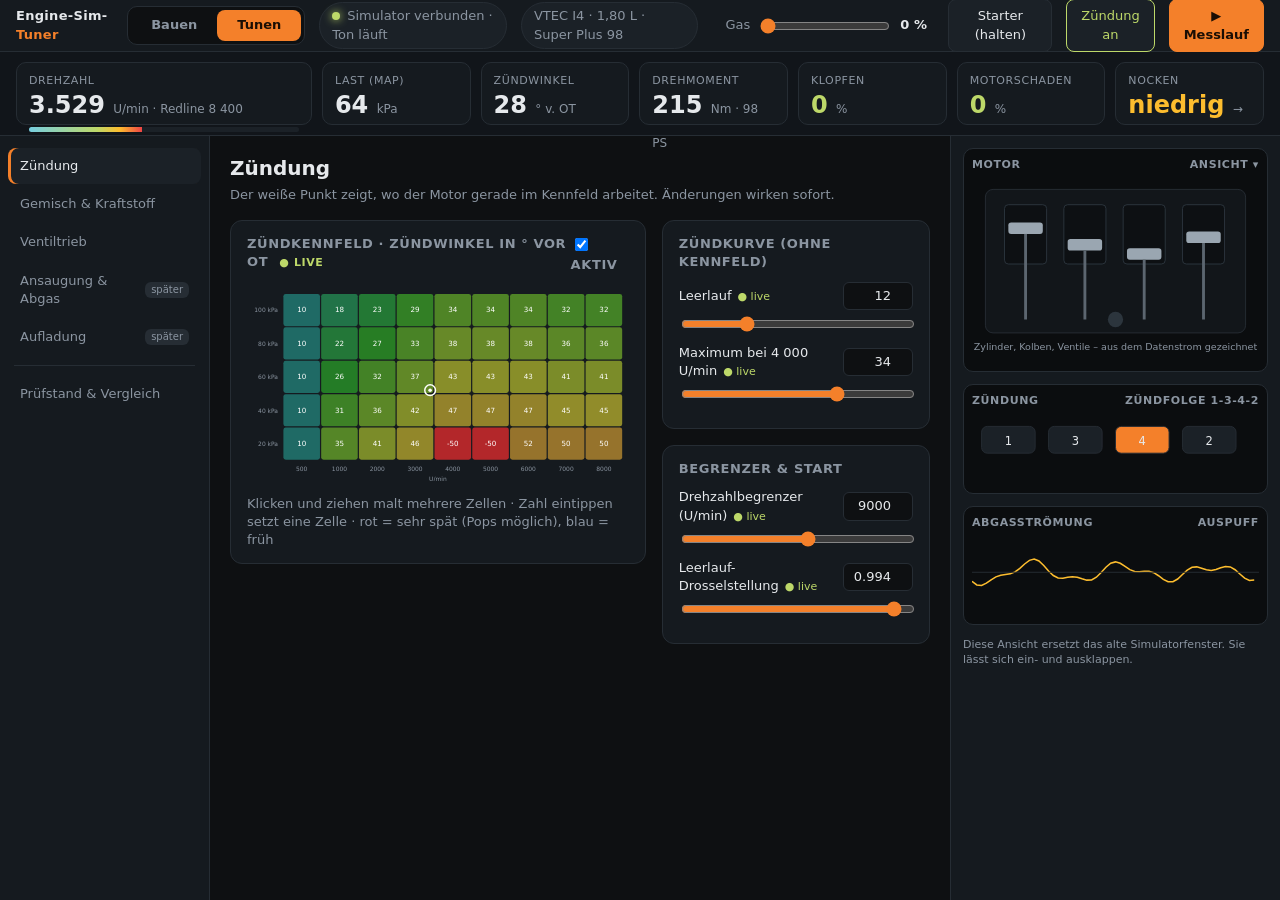
<file: tools/ui-mockup.html>
<!DOCTYPE html>
<html lang="de">
<head>
<meta charset="utf-8">
<title>Engine-Sim-Tuner – Entwurf (Bauen / Tunen)</title>
<style>
  /* Farben aus dem Simulator-Thema (assets/themes/default.mr), damit Fenster und Oberfläche zusammenpassen */
  :root {
    --bg: #0e1012; --panel: #151a1f; --panel2: #1b2127; --line: #262d34; --text: #e6e9ec; --dim: #8b95a1;
    --red: #ee4445; --orange: #f4802a; --yellow: #fdbd2e; --blue: #77cee0; --green: #bdd869; --pink: #f394be;
  }
  * { box-sizing: border-box; }
  body { margin: 0; background: var(--bg); color: var(--text); font: 13px/1.4 "Segoe UI", system-ui, sans-serif; height: 100vh; display: grid; grid-template-rows: 52px 84px 1fr; overflow: hidden; }
  header { display: flex; align-items: center; gap: 14px; padding: 0 16px; background: var(--panel); border-bottom: 1px solid var(--line); }
  .brand { font-weight: 700; letter-spacing: .3px; } .brand b { color: var(--orange); }
  .chip { background: var(--panel2); border: 1px solid var(--line); border-radius: 999px; padding: 4px 12px; color: var(--dim); }
  .chip i { display: inline-block; width: 8px; height: 8px; border-radius: 50%; background: var(--green); margin-right: 7px; box-shadow: 0 0 8px var(--green); }
  .chip.stale { color: var(--yellow); border-color: #5a4a1a; } .chip.stale i { background: var(--yellow); box-shadow: 0 0 8px var(--yellow); }
  .grow { flex: 1; }
  .ctl { display: flex; align-items: center; gap: 8px; color: var(--dim); }
  button { background: var(--panel2); color: var(--text); border: 1px solid var(--line); border-radius: 8px; padding: 7px 14px; font: inherit; cursor: pointer; }
  button:hover { border-color: #3a444d; }
  button.primary { background: var(--orange); border-color: var(--orange); color: #1a0e04; font-weight: 600; }
  button.big { padding: 12px 18px; font-size: 14px; width: 100%; }
  button.on { border-color: var(--green); color: var(--green); }
  input[type=range] { accent-color: var(--orange); width: 130px; }

  /* Umschalter Bauen / Tunen */
  .mode { display: inline-flex; background: var(--bg); border: 1px solid var(--line); border-radius: 10px; padding: 3px; }
  .mode span { padding: 6px 20px; border-radius: 8px; color: var(--dim); cursor: pointer; font-weight: 600; }
  .mode span.act { background: var(--orange); color: #1a0e04; }

  /* Kennzahlen / Live-Leiste */
  .live { display: flex; gap: 10px; padding: 10px 16px; background: #11151a; border-bottom: 1px solid var(--line); }
  .tile { flex: 1; background: var(--panel); border: 1px solid var(--line); border-radius: 10px; padding: 8px 12px; min-width: 0; }
  .tile.rpm { flex: 2.2; }
  .tile label { color: var(--dim); font-size: 11px; text-transform: uppercase; letter-spacing: .6px; }
  .tile .v { font-size: 24px; font-weight: 600; font-variant-numeric: tabular-nums; } .tile .v small { font-size: 12px; color: var(--dim); font-weight: 400; }
  .bar { height: 5px; background: var(--panel2); border-radius: 3px; overflow: hidden; margin-top: 4px; }
  .bar > span { display: block; height: 100%; background: linear-gradient(90deg, var(--blue), var(--green) 60%, var(--yellow) 80%, var(--red)); }
  .ok { color: var(--green); } .warn { color: var(--yellow); }
  body[data-mode=build] .only-tune, body[data-mode=tune] .only-build { display: none !important; }

  /* Hauptbereich */
  .body { display: grid; grid-template-columns: 210px 1fr 330px; min-height: 0; }
  body[data-mode=build] .body { grid-template-columns: 210px 1fr 340px; }
  nav { background: var(--panel); border-right: 1px solid var(--line); padding: 12px 8px; display: flex; flex-direction: column; gap: 2px; }
  nav a { padding: 9px 12px; border-radius: 8px; color: var(--dim); cursor: pointer; display: flex; justify-content: space-between; align-items: center; }
  nav a:hover { background: var(--panel2); color: var(--text); }
  nav a.act { background: var(--panel2); color: var(--text); box-shadow: inset 3px 0 0 var(--orange); }
  nav a small { font-size: 10px; background: var(--line); color: var(--dim); padding: 1px 6px; border-radius: 6px; }
  nav hr { border: 0; border-top: 1px solid var(--line); margin: 8px 6px; }
  main { overflow: auto; padding: 18px 20px; }
  main section { display: none; } main section.act { display: block; }
  h1 { margin: 0 0 4px; font-size: 20px; } .sub { color: var(--dim); margin-bottom: 16px; }
  .cols { display: grid; grid-template-columns: 1.55fr 1fr; gap: 16px; align-items: start; }
  .card { background: var(--panel); border: 1px solid var(--line); border-radius: 12px; padding: 14px 16px; margin-bottom: 16px; }
  .card h3 { margin: 0 0 10px; font-size: 13px; text-transform: uppercase; letter-spacing: .6px; color: var(--dim); display: flex; justify-content: space-between; }
  .field { display: grid; grid-template-columns: 1fr 70px; gap: 4px 10px; align-items: center; margin: 10px 0; }
  .field span small { display: block; color: var(--dim); font-size: 11px; }
  .field input[type=number], .field select { background: var(--bg); border: 1px solid var(--line); color: var(--text); border-radius: 6px; padding: 4px 6px; text-align: right; font: inherit; }
  .field input[type=range] { grid-column: 1 / -1; width: 100%; }
  .live-tag { color: var(--green); font-size: 11px; margin-left: 6px; }
  .reload-tag { color: var(--yellow); font-size: 11px; margin-left: 6px; }
  .soon { color: var(--dim); font-size: 11px; background: var(--line); border-radius: 6px; padding: 1px 7px; margin-left: 6px; }
  .seg { display: inline-flex; border: 1px solid var(--line); border-radius: 8px; overflow: hidden; }
  .seg span { padding: 6px 12px; color: var(--dim); background: var(--panel2); cursor: pointer; } .seg span.act { background: var(--orange); color: #1a0e04; font-weight: 600; }
  svg text { fill: var(--dim); font-size: 10px; }
  table { border-collapse: collapse; width: 100%; } td, th { padding: 5px 8px; border-bottom: 1px solid var(--line); text-align: left; } th { color: var(--dim); font-weight: 500; font-size: 11px; text-transform: uppercase; }
  .runs .run { display: grid; grid-template-columns: 14px 1fr; gap: 8px; padding: 8px 0; border-bottom: 1px solid var(--line); }
  .runs .run:hover { background: var(--panel2); }
  .sw { width: 12px; height: 12px; border-radius: 3px; margin-top: 3px; }
  .chg { color: var(--yellow); font-size: 11px; }
  .events { display: grid; grid-template-columns: 1fr 1fr; gap: 6px 14px; margin-top: 10px; font-variant-numeric: tabular-nums; } .events b { color: var(--text); }
  aside { background: var(--panel); border-left: 1px solid var(--line); padding: 12px; display: flex; flex-direction: column; gap: 12px; overflow: auto; }
  aside .hint { color: var(--dim); font-size: 11px; }
  .scope { background: #0b0d0f; border: 1px solid var(--line); border-radius: 10px; padding: 8px; }
  .scope h4 { margin: 0 0 4px; font-size: 11px; color: var(--dim); text-transform: uppercase; letter-spacing: .6px; display: flex; justify-content: space-between; }
  .kv { display: grid; grid-template-columns: 1fr auto; gap: 6px 12px; } .kv b { font-variant-numeric: tabular-nums; }
</style>
</head>
<body data-mode="tune">

<header>
  <div class="brand">Engine-Sim-<b>Tuner</b></div>
  <div class="mode"><span id="m-build" onclick="setMode('build')">Bauen</span><span id="m-tune" class="act" onclick="setMode('tune')">Tunen</span></div>
  <div class="chip only-tune"><i></i>Simulator verbunden · Ton läuft</div>
  <div class="chip only-tune">VTEC I4 · 1,80 L · Super Plus 98</div>
  <div class="chip stale only-build"><i></i>Änderungen noch nicht geladen – der alte Motor läuft weiter</div>
  <div class="grow"></div>
  <div class="ctl only-tune">Gas <input type="range" min="0" max="100" value="0" title="Gaspedal"> <b style="color:var(--text);width:34px">0 %</b></div>
  <button class="only-tune">Starter (halten)</button>
  <button class="on only-tune">Zündung an</button>
  <button class="primary only-tune" onclick="show('dyno')">▶ Messlauf</button>
  <button class="primary only-build" onclick="setMode('tune')">Motor laden und tunen →</button>
</header>

<!-- Bauen: Kennzahlen; Tunen: Live-Leiste -->
<div class="live only-build">
  <div class="tile"><label>Hubraum</label><div class="v">1,80 <small>L · 4 Zyl.</small></div></div>
  <div class="tile"><label>Bohrung × Hub</label><div class="v">81 × 87,2 <small>mm</small></div></div>
  <div class="tile"><label>Verdichtung</label><div class="v">11,8 <small>: 1</small></div></div>
  <div class="tile"><label>Anordnung</label><div class="v">Reihe <small>1 Bank</small></div></div>
  <div class="tile"><label>Zündfolge</label><div class="v">1-3-4-2 <small>gleichmäßig</small></div></div>
  <div class="tile"><label>Ventiltrieb</label><div class="v">VTEC <small>2 Profile</small></div></div>
</div>
<div class="live only-tune">
  <div class="tile rpm"><label>Drehzahl</label><div class="v"><span id="rpm">3 420</span> <small>U/min · Redline 8 400</small></div><div class="bar"><span id="rpmbar" style="width:41%"></span></div></div>
  <div class="tile"><label>Last (MAP)</label><div class="v"><span id="map">64</span> <small>kPa</small></div></div>
  <div class="tile"><label>Zündwinkel</label><div class="v"><span id="adv">28</span> <small>° v. OT</small></div></div>
  <div class="tile"><label>Drehmoment</label><div class="v"><span id="nm">212</span> <small>Nm · 98 PS</small></div></div>
  <div class="tile"><label>Klopfen</label><div class="v ok">0 <small>%</small></div></div>
  <div class="tile"><label>Motorschaden</label><div class="v ok">0 <small>%</small></div></div>
  <div class="tile"><label>Nocken</label><div class="v warn">niedrig <small>→ 6 200</small></div></div>
</div>

<div class="body">
  <!-- Navigation Bauen -->
  <nav class="only-build">
    <a data-v="b-layout" class="act" onclick="show('b-layout')">Anordnung</a>
    <a data-v="b-size" onclick="show('b-size')">Hubraum &amp; Verdichtung</a>
    <a data-v="b-crank" onclick="show('b-crank')">Kurbeltrieb</a>
    <a data-v="b-air" onclick="show('b-air')">Ansaugung &amp; Abgas</a>
    <a data-v="b-valve" onclick="show('b-valve')">Ventiltrieb (Aufbau)</a>
  </nav>
  <!-- Navigation Tunen -->
  <nav class="only-tune">
    <a data-v="ign" class="act" onclick="show('ign')">Zündung</a>
    <a data-v="fuel" onclick="show('fuel')">Gemisch &amp; Kraftstoff</a>
    <a data-v="cam" onclick="show('cam')">Ventiltrieb</a>
    <a data-v="air">Ansaugung &amp; Abgas <small>später</small></a>
    <a data-v="turbo">Aufladung <small>später</small></a>
    <hr>
    <a data-v="dyno" onclick="show('dyno')">Prüfstand &amp; Vergleich</a>
  </nav>

  <main>
    <!-- ================= BAUEN ================= -->
    <section id="v-b-layout">
      <h1>Anordnung</h1>
      <div class="sub">Wähle eine Grundform. Bänke und Zapfen lassen sich in der Grafik frei verschieben. Alles hier lädt den Motor neu.</div>
      <div class="cols">
        <div class="card">
          <h3><span>Stirnansicht</span><span>Zapfen ziehen · Shift = 5°-Raster</span></h3>
          <svg viewBox="0 0 520 300" width="100%" id="end-svg"></svg>
        </div>
        <div>
          <div class="card">
            <h3><span>Grundform</span></h3>
            <div class="field"><span>Bauart</span><select><option>Reihe</option></select></div>
            <div class="field"><span>Zylinderzahl</span><input type="number" value="4"></div>
            <div class="field"><span>Zündfolge</span><input type="text" value="1-3-4-2" style="width:70px;background:var(--bg);border:1px solid var(--line);color:var(--text);border-radius:6px;padding:4px 6px;text-align:right"></div>
            <div style="color:var(--dim);font-size:11px">Zündabstände 180° · gleichmäßig</div>
          </div>
          <div class="card"><h3><span>Zylinder</span><span>+ Zylinder</span></h3>
            <table><tr><th>Nr</th><th>Bank</th><th>Zapfen °</th><th>Zündung °</th></tr>
              <tr><td>1</td><td>1</td><td>0</td><td>0</td></tr><tr><td>2</td><td>1</td><td>180</td><td>540</td></tr>
              <tr><td>3</td><td>1</td><td>180</td><td>180</td></tr><tr><td>4</td><td>1</td><td>0</td><td>360</td></tr></table>
          </div>
        </div>
      </div>
    </section>
    <section id="v-b-size"><h1>Hubraum &amp; Verdichtung</h1><div class="sub">Bohrung, Hub und Brennraumvolumen. Die Verdichtung ergibt sich daraus (oder umgekehrt).</div><div class="card" style="height:240px;color:var(--dim)">Bohrung · Hub · Pleuel · Kompressionshöhe · Brennraum · Verdichtung · Hubraum gesamt</div></section>
    <section id="v-b-crank"><h1>Kurbeltrieb</h1><div class="sub">Kurbelwelle, Schwungrad, Massen, Reibung.</div><div class="card" style="height:240px;color:var(--dim)">Schwungradmasse · Kurbelwellenradius · Kolben- und Pleuelmasse</div></section>
    <section id="v-b-air"><h1>Ansaugung &amp; Abgas</h1><div class="sub">Geometrie, die man nicht im Betrieb ändert.</div><div class="card" style="height:240px;color:var(--dim)">Plenum · Saugrohrlänge · Primärrohre · Auspuffanlage</div></section>
    <section id="v-b-valve">
      <h1>Ventiltrieb (Aufbau)</h1>
      <div class="sub">Hier legst du fest, ob es ein zweites Nockenprofil gibt. Hub, Dauer und Lage stellst du später im Tunen live ein.</div>
      <div class="card" style="max-width:520px">
        <div class="field"><span>Zweites Nockenprofil (VTEC)<span class="reload-tag">Neustart</span></span><select><option>an</option><option>aus</option></select></div>
        <div style="color:var(--dim);font-size:11px">Ohne VTEC zeigt „Tunen → Ventiltrieb“ nur ein Profil, mit VTEC zusätzlich das hohe Profil und den Umschaltpunkt.</div>
      </div>
    </section>

    <!-- ================= TUNEN ================= -->
    <section id="v-ign" class="act">
      <h1>Zündung</h1>
      <div class="sub">Der weiße Punkt zeigt, wo der Motor gerade im Kennfeld arbeitet. Änderungen wirken sofort.</div>
      <div class="cols">
        <div class="card">
          <h3><span>Zündkennfeld · Zündwinkel in ° vor OT <span class="live-tag">● live</span></span><span><label><input type="checkbox" checked> aktiv</label></span></h3>
          <svg id="map-svg" viewBox="0 0 640 330" width="100%"></svg>
          <div class="sub" style="margin:8px 0 0">Klicken und ziehen malt mehrere Zellen · Zahl eintippen setzt eine Zelle · rot = sehr spät (Pops möglich), blau = früh</div>
        </div>
        <div>
          <div class="card">
            <h3><span>Zündkurve (ohne Kennfeld)</span></h3>
            <div class="field"><span>Leerlauf<span class="live-tag">● live</span></span><input type="number" value="12"><input type="range" min="0" max="45" value="12"></div>
            <div class="field"><span>Maximum bei 4 000 U/min<span class="live-tag">● live</span></span><input type="number" value="34"><input type="range" min="0" max="50" value="34"></div>
          </div>
          <div class="card">
            <h3><span>Begrenzer &amp; Start</span></h3>
            <div class="field"><span>Drehzahlbegrenzer (U/min)<span class="live-tag">● live</span></span><input type="number" value="9000"><input type="range" min="3000" max="14000" step="100" value="9000"></div>
            <div class="field"><span>Leerlauf-Drosselstellung<span class="live-tag">● live</span></span><input type="number" value="0.994" step="0.001"><input type="range" min="0.9" max="1" step="0.001" value="0.994"></div>
          </div>
        </div>
      </div>
    </section>

    <section id="v-fuel">
      <h1>Gemisch &amp; Kraftstoff</h1>
      <div class="sub">Lambda, Sorte und Klopfmodell gehören zusammen: Fett kühlt und klopft weniger, mager brennt langsamer und heißer.</div>
      <div class="cols" style="grid-template-columns:1fr 1fr">
        <div class="card">
          <h3><span>Gemisch</span></h3>
          <div class="field"><span>Lambda<span class="soon">bald</span><small>1,00 = stöchiometrisch · fett (&lt;1) · mager (&gt;1)</small></span><input type="number" value="1.00" disabled><input type="range" min="0.7" max="1.3" step="0.01" value="1" disabled></div>
          <div style="color:var(--dim);font-size:11px">Braucht eine Erweiterung im Simulator (Kraftstoffmenge je Luftmasse). Danach können unverbrannte Reste im Abgas zünden: Pops und Bangs.</div>
        </div>
        <div class="card">
          <h3><span>Kraftstoff &amp; Klopfen</span></h3>
          <div class="seg" style="margin-bottom:10px"><span>95</span><span class="act">98</span><span>100</span><span>E10</span><span>E20</span><span>E85</span></div>
          <div class="field"><span>Oktanzahl (RON)<span class="live-tag">● live</span></span><input type="number" value="98"></div>
          <div class="field"><span>Motorschaden durch Klopfen<span class="live-tag">● live</span></span><select><option>an</option><option>aus</option></select></div>
          <button>Motor reparieren</button>
        </div>
      </div>
    </section>

    <section id="v-cam">
      <h1>Ventiltrieb</h1>
      <div class="sub">Hub, Dauer und Lage von Ein- und Auslass stellst du im Betrieb ein. Die Welle wird dabei nur verdreht, der Motor lädt nicht neu.</div>
      <div class="card">
        <h3><span>Ventilhub über Kurbelwinkel (ein Arbeitsspiel, 720°)</span><span><span style="color:var(--blue)">━ Einlass</span> &nbsp; <span style="color:var(--orange)">━ Auslass</span> &nbsp; <span style="color:var(--dim)">┅ hohes Profil</span></span></h3>
        <svg viewBox="0 0 900 250" width="100%" id="cam-svg"></svg>
        <div class="events">
          <div>Einlass öffnet <b>14° v. OT</b> · schließt <b>46° n. UT</b></div>
          <div>Auslass öffnet <b>50° v. UT</b> · schließt <b>10° n. OT</b></div>
          <div>Überschneidung <b>24°</b></div><div>Einlass-Mittellinie <b>116°</b> · Auslass <b>112°</b></div>
        </div>
      </div>
      <div class="cols" style="grid-template-columns:1fr 1fr 1fr">
        <div class="card"><h3><span style="color:var(--blue)">Einlass</span></h3>
          <div class="field"><span>Hub (mm)<span class="live-tag">● live</span></span><input type="number" value="6.9"><input type="range" min="3" max="22" step=".1" value="6.9"></div>
          <div class="field"><span>Dauer (° @0,05")<span class="live-tag">● live</span></span><input type="number" value="210"><input type="range" min="150" max="330" value="210"></div>
          <div class="field"><span>Lage (Mittellinie °)<span class="live-tag">● live</span></span><input type="number" value="116"><input type="range" min="90" max="135" value="116"></div>
        </div>
        <div class="card"><h3><span style="color:var(--orange)">Auslass</span></h3>
          <div class="field"><span>Hub (mm)<span class="live-tag">● live</span></span><input type="number" value="6.5"><input type="range" min="3" max="22" step=".1" value="6.5"></div>
          <div class="field"><span>Dauer (° @0,05")<span class="live-tag">● live</span></span><input type="number" value="190"><input type="range" min="150" max="330" value="190"></div>
          <div class="field"><span>Lage (Mittellinie °)<span class="live-tag">● live</span></span><input type="number" value="112"><input type="range" min="90" max="135" value="112"></div>
        </div>
        <div class="card"><h3><span>Zweites Profil (VTEC)</span><span style="color:var(--dim)">nur bei VTEC</span></h3>
          <div class="field"><span>Umschaltdrehzahl<span class="live-tag">● live</span></span><input type="number" value="6200"><input type="range" min="1000" max="12000" step="100" value="6200"></div>
          <div class="field"><span>Hysterese (U/min)<span class="live-tag">● live</span></span><input type="number" value="300"><input type="range" min="0" max="1000" step="50" value="300"></div>
          <div class="field"><span>Hoher Einlass-Hub (mm)<span class="live-tag">● live</span></span><input type="number" value="11.5"><input type="range" min="3" max="22" step=".1" value="11.5"></div>
          <div class="field"><span>Hohe Dauer (°)<span class="live-tag">● live</span></span><input type="number" value="240"><input type="range" min="150" max="330" value="240"></div>
        </div>
      </div>
    </section>

    <section id="v-dyno">
      <h1>Prüfstand &amp; Vergleich</h1>
      <div class="sub">Messlauf auf dem laufenden Simulator – du hörst den Motor dabei. Fahre mit der Maus über einen Lauf, um ihn einzeln zu sehen.</div>
      <div class="card">
        <div style="display:flex;gap:12px;align-items:center;flex-wrap:wrap">
          <div class="seg"><span class="act">Beschleunigung</span><span>Stufen</span></div>
          <span class="ctl">von <input type="number" value="3000" style="width:80px;background:var(--bg);border:1px solid var(--line);color:var(--text);border-radius:6px;padding:4px"> U/min</span>
          <span class="ctl">Tempo <input type="number" value="600" style="width:70px;background:var(--bg);border:1px solid var(--line);color:var(--text);border-radius:6px;padding:4px"> U/min je s</span>
          <span class="grow"></span>
          <button class="primary">▶ Messlauf starten</button>
        </div>
      </div>
      <div class="cols" style="grid-template-columns:2fr 1fr">
        <div class="card"><h3><span>Drehmoment (Nm) und Leistung (PS)</span><span>━ Nm &nbsp; ┅ PS &nbsp; <span style="color:var(--red)">●</span> Klopfen &nbsp; ┆ Nockenumschaltung</span></h3><svg viewBox="0 0 640 340" width="100%" id="dyno-svg"></svg></div>
        <div class="card runs"><h3><span>Läufe</span><span>CSV</span></h3>
          <div class="run"><div class="sw" style="background:var(--orange)"></div><div><b>Lauf 3</b> · 278 Nm @ 6 600<div class="chg">Einlass-Lage 116° → 108°</div></div></div>
          <div class="run"><div class="sw" style="background:var(--blue)"></div><div><b>Lauf 2</b> · 277 Nm @ 6 600<div class="chg">Umschaltdrehzahl 7 400 → 5 000</div></div></div>
          <div class="run"><div class="sw" style="background:var(--green)"></div><div><b>Lauf 1</b> · 267 Nm @ 5 800<div class="chg">ohne Nockenumschaltung</div></div></div>
        </div>
      </div>
    </section>
  </main>

  <aside class="only-tune">
    <div class="scope"><h4><span>Motor</span><span>Ansicht ▾</span></h4>
      <svg viewBox="0 0 300 190" width="100%">
        <rect x="14" y="14" width="272" height="150" rx="8" fill="#12161a" stroke="#262d34"/>
        <g id="cyls"></g>
        <text x="150" y="182" text-anchor="middle">Zylinder, Kolben, Ventile – aus dem Datenstrom gezeichnet</text>
      </svg>
    </div>
    <div class="scope"><h4><span>Zündung</span><span>Zündfolge 1-3-4-2</span></h4>
      <svg viewBox="0 0 300 70" width="100%"><g id="firing"></g></svg>
    </div>
    <div class="scope"><h4><span>Abgasströmung</span><span>Auspuff</span></h4>
      <svg viewBox="0 0 300 80" width="100%"><path id="exh" fill="none" stroke="var(--yellow)" stroke-width="1.6"/><line x1="0" x2="300" y1="40" y2="40" stroke="#262d34"/></svg>
    </div>
    <div class="hint">Diese Ansicht ersetzt das alte Simulatorfenster. Sie lässt sich ein- und ausklappen.</div>
  </aside>

  <aside class="only-build">
    <div class="card" style="margin:0">
      <h3><span>Zusammenfassung</span></h3>
      <div class="kv"><span>Motor</span><b>VTEC I4</b><span>Hubraum</span><b>1 797 cm³</b><span>Verdichtung</span><b>11,8 : 1</b><span>Zündfolge</span><b>1-3-4-2</b><span>Ventiltrieb</span><b>VTEC</b></div>
    </div>
    <div class="card" style="margin:0">
      <h3><span>Prüfung</span></h3>
      <div class="ok">✓ Konfiguration gültig</div>
      <div class="warn" style="margin-top:6px">⚠ Umschaltdrehzahl liegt über der Redline</div>
    </div>
    <button class="primary big" onclick="setMode('tune')">Motor laden und tunen →</button>
    <div class="hint">Bis du lädst, läuft der alte Motor weiter. Gespeicherte Prüfstandsläufe bleiben erhalten und werden mit den geänderten Werten verglichen.</div>
  </aside>
</div>

<script>
const $ = id => document.getElementById(id);
function show(v) {
  document.querySelectorAll('main section').forEach(s => s.classList.toggle('act', s.id === 'v-' + v));
  document.querySelectorAll('nav a').forEach(a => a.classList.toggle('act', a.dataset.v === v));
}
function setMode(m) {
  document.body.dataset.mode = m;
  $('m-build').classList.toggle('act', m === 'build'); $('m-tune').classList.toggle('act', m === 'tune');
  show(m === 'build' ? 'b-layout' : 'ign');
}

// Stirnansicht (Reihenmotor, 4 Zylinder)
(function endView() {
  let s = '<circle cx="260" cy="150" r="90" fill="none" stroke="#2c353d" stroke-dasharray="3 5"/>';
  const bank = (x, label) => `<rect x="${x - 30}" y="20" width="60" height="120" rx="8" fill="#12161a" stroke="#2c353d"/><text x="${x}" y="14" text-anchor="middle">${label}</text>`;
  s += bank(260, 'Bank 1 · 0°');
  [[0, '1,4'], [180, '2,3']].forEach(([a, n]) => {
    const r = a === 0 ? 90 : 90, x = 260 + Math.sin(a * Math.PI / 180) * r, y = 150 - Math.cos(a * Math.PI / 180) * r;
    s += `<circle cx="${x}" cy="${y}" r="17" fill="#1b2127" stroke="#f4802a" stroke-width="2"/><text x="${x}" y="${y + 4}" text-anchor="middle" style="fill:#e6e9ec;font-size:12px">${n}</text>`;
  });
  s += '<circle cx="260" cy="150" r="7" fill="#2c353d"/><text x="260" y="285" text-anchor="middle">Kurbelwelle · Drehrichtung im Uhrzeigersinn</text>';
  $('end-svg').innerHTML = s;
})();

// Zündkennfeld (Beispieldaten)
const rpms = [500, 1000, 2000, 3000, 4000, 5000, 6000, 7000, 8000], loads = [20, 40, 60, 80, 100];
const A = rpms.map((r, i) => loads.map((l) => i === 0 ? 10 : Math.round(12 + Math.min(1, r / 4000) * 22 + (100 - l) * 0.22 - (r > 6000 ? 2 : 0))));
A[4][0] = -50; A[5][0] = -50;
const color = v => v < 0 ? '#b3272a' : `hsl(${210 - Math.min(1, v / 50) * 170}, 55%, ${24 + Math.min(1, v / 50) * 14}%)`;
(function map() {
  const W = 640, H = 330, L = 60, T = 14, cw = (W - L - 10) / rpms.length, ch = (H - T - 36) / loads.length;
  let s = '';
  loads.forEach((l, j) => s += `<text x="${L - 8}" y="${T + (loads.length - 1 - j) * ch + ch / 2 + 4}" text-anchor="end">${l} kPa</text>`);
  rpms.forEach((r, i) => s += `<text x="${L + i * cw + cw / 2}" y="${H - 18}" text-anchor="middle">${r}</text>`);
  rpms.forEach((r, i) => loads.forEach((l, j) => {
    const x = L + i * cw, y = T + (loads.length - 1 - j) * ch;
    s += `<rect x="${x + 1}" y="${y + 1}" width="${cw - 2}" height="${ch - 2}" rx="4" fill="${color(A[i][j])}"/><text x="${x + cw / 2}" y="${y + ch / 2 + 4}" text-anchor="middle" style="fill:#fff;font-size:12px">${A[i][j]}</text>`;
  }));
  const px = L + 3.4 * cw + cw / 2, py = T + (loads.length - 1 - 1.6) * ch + ch / 2;
  s += `<circle cx="${px}" cy="${py}" r="9" fill="none" stroke="#fff" stroke-width="2.5"/><circle cx="${px}" cy="${py}" r="3" fill="#fff"/><text x="${W / 2}" y="${H - 2}" text-anchor="middle">U/min</text>`;
  $('map-svg').innerHTML = s;
})();

// Ventilhub über 720° (Einlass blau, Auslass orange, hohes Profil gestrichelt)
(function cam() {
  const W = 900, H = 250, L = 40, T = 10, B = 28, X = a => L + a / 720 * (W - L - 10), Y = v => T + (1 - v / 14) * (H - T - B);
  const lobe = (lift, dur, c) => a => { const d = Math.abs(a - c), h = dur / 2; return d >= h ? 0 : lift * Math.pow(Math.cos(Math.PI * d / (2 * h)), 2); };
  const path = (f, col, w, dash) => `<path d="${Array.from({ length: 361 }, (_, i) => (i ? 'L' : 'M') + X(i * 2).toFixed(1) + ' ' + Y(f(i * 2)).toFixed(1)).join(' ')}" fill="none" stroke="${col}" stroke-width="${w}" ${dash ? 'stroke-dasharray="5 4" opacity=".7"' : ''}/>`;
  let s = '';
  for (let v = 0; v <= 14; v += 2) s += `<line x1="${L}" x2="${W - 10}" y1="${Y(v)}" y2="${Y(v)}" stroke="#20252a"/><text x="${L - 6}" y="${Y(v) + 3}" text-anchor="end">${v}</text>`;
  [[0, 'OT'], [180, 'UT'], [360, 'OT (Ladungswechsel)'], [540, 'UT'], [720, 'OT']].forEach(([a, t]) => s += `<line x1="${X(a)}" x2="${X(a)}" y1="${T}" y2="${H - B}" stroke="#2c353d" stroke-dasharray="2 4"/><text x="${X(a)}" y="${H - 12}" text-anchor="middle">${t}</text>`);
  s += path(lobe(11.5, 240, 360 + 110), '#77cee0', 1.6, true) + path(lobe(10.5, 232, 360 - 110), '#f4802a', 1.6, true);
  s += path(lobe(6.9, 210, 360 + 116), '#77cee0', 3) + path(lobe(6.5, 190, 360 - 112), '#f4802a', 3);
  $('cam-svg').innerHTML = s;
})();

// Prüfstand
(function dyno() {
  const W = 640, H = 340, L = 44, R = 10, T = 14, B = 30, X = r => L + (r - 3000) / 5800 * (W - L - R), Y = v => T + (1 - v / 300) * (H - T - B);
  let s = '';
  for (let v = 0; v <= 300; v += 50) s += `<line x1="${L}" x2="${W - R}" y1="${Y(v)}" y2="${Y(v)}" stroke="#20252a"/><text x="${L - 6}" y="${Y(v) + 3}" text-anchor="end">${v}</text>`;
  for (let r = 3000; r <= 8000; r += 1000) s += `<text x="${X(r)}" y="${H - 12}" text-anchor="middle">${r}</text>`;
  const curve = (c, k, sw) => `<path d="${Array.from({ length: 60 }, (_, i) => { const r = 3000 + i * 100; return [r, 190 + 75 * Math.sin((r - 2500) / 5200 * Math.PI) * k + (r > 6200 && k > 0.95 ? 14 : 0)]; }).map(([r, v], i) => (i ? 'L' : 'M') + X(r).toFixed(1) + ' ' + Y(v).toFixed(1)).join(' ')}" fill="none" stroke="${c}" stroke-width="${sw}"/>`;
  s += `<g opacity=".25">${curve('#bdd869', 0.9, 2.2)}${curve('#77cee0', 1.0, 2.2)}</g>${curve('#f4802a', 1.05, 3.4)}`;
  s += `<line x1="${X(6200)}" x2="${X(6200)}" y1="${T}" y2="${H - B}" stroke="#f4802a" stroke-dasharray="2 4"/><text x="${X(6200) + 4}" y="${T + 10}" style="fill:#f4802a">Nocken</text><text x="${(W + L) / 2}" y="${H - 1}" text-anchor="middle">U/min</text>`;
  $('dyno-svg').innerHTML = s;
})();

// Seitenansicht: einfache Animation, nur zur Veranschaulichung
let t = 0;
function tick() {
  t += 0.12;
  $('cyls').innerHTML = [0, 1, 2, 3].map(i => { const y = 62 - Math.cos(t + [0, 3.14 * 1.5, 3.14, 3.14 * 0.5][i]) * 14;
    return `<rect x="${34 + i * 62}" y="30" width="44" height="62" rx="4" fill="#0d1013" stroke="#2c353d"/><rect x="${38 + i * 62}" y="${y}" width="36" height="12" rx="3" fill="${i === 1 && Math.sin(t) > 0.6 ? '#f4802a' : '#9aa6b1'}"/><line x1="${56 + i * 62}" x2="${56 + i * 62}" y1="${y + 12}" y2="150" stroke="#5c6670" stroke-width="3"/>`; }).join('') + '<circle cx="150" cy="150" r="8" fill="#2c353d"/>';
  $('firing').innerHTML = [0, 1, 2, 3].map(i => `<rect x="${10 + i * 70}" y="14" width="56" height="28" rx="6" fill="${Math.floor((t / 3.14 * 1.2) % 4) === i ? '#f4802a' : '#1b2127'}" stroke="#262d34"/><text x="${38 + i * 70}" y="33" text-anchor="middle" style="fill:#e6e9ec;font-size:12px">${[1, 3, 4, 2][i]}</text>`).join('');
  $('exh').setAttribute('d', Array.from({ length: 60 }, (_, i) => `${i ? 'L' : 'M'}${i * 5} ${40 + Math.sin(i / 3 - t * 2) * 12 * Math.exp(-i / 70) + Math.sin(i / 1.3 - t * 3) * 4}`).join(' '));
  const rpm = 3420 + Math.sin(t / 3) * 120; $('rpm').textContent = Math.round(rpm).toLocaleString('de-DE'); $('rpmbar').style.width = (rpm / 8400 * 100) + '%';
  $('map').textContent = Math.round(64 + Math.sin(t / 2) * 3); $('nm').textContent = Math.round(212 + Math.sin(t / 2.5) * 4);
  requestAnimationFrame(tick);
}
tick();
</script>
</body>
</html>
</file>
